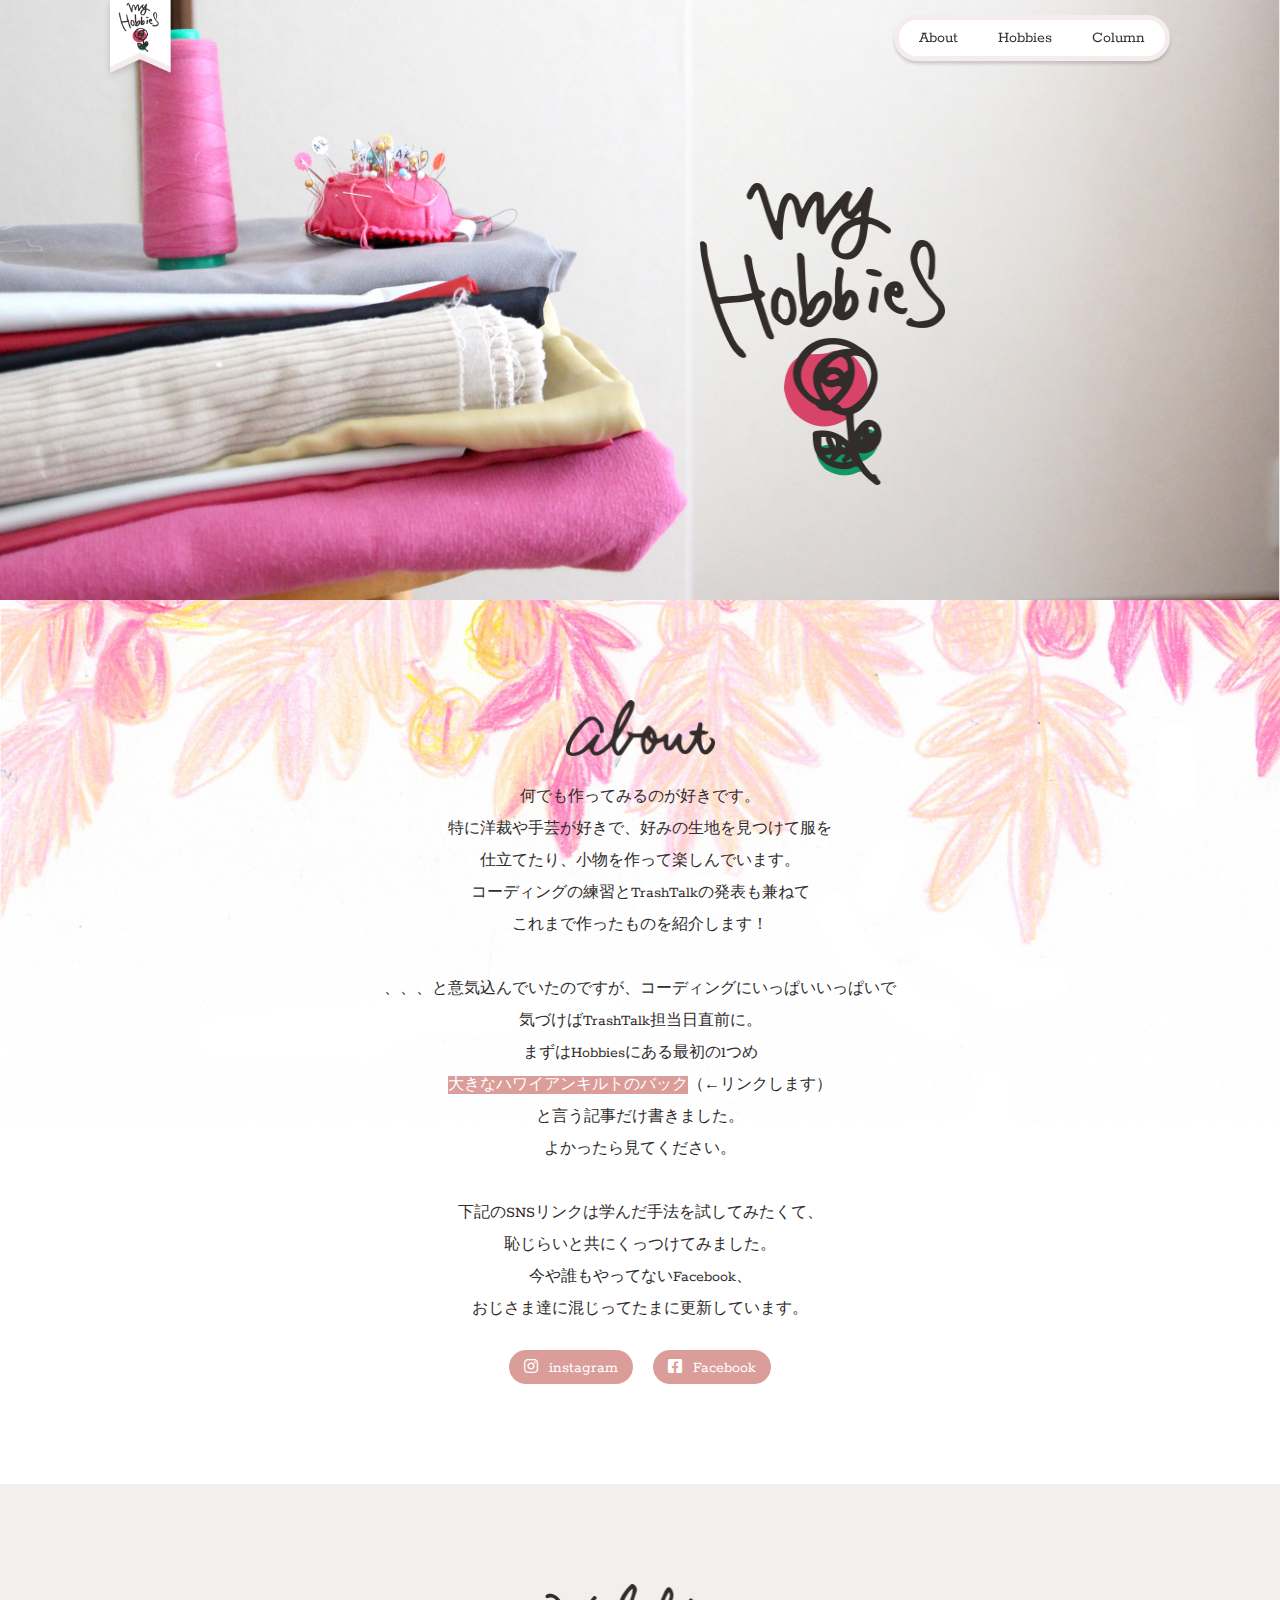
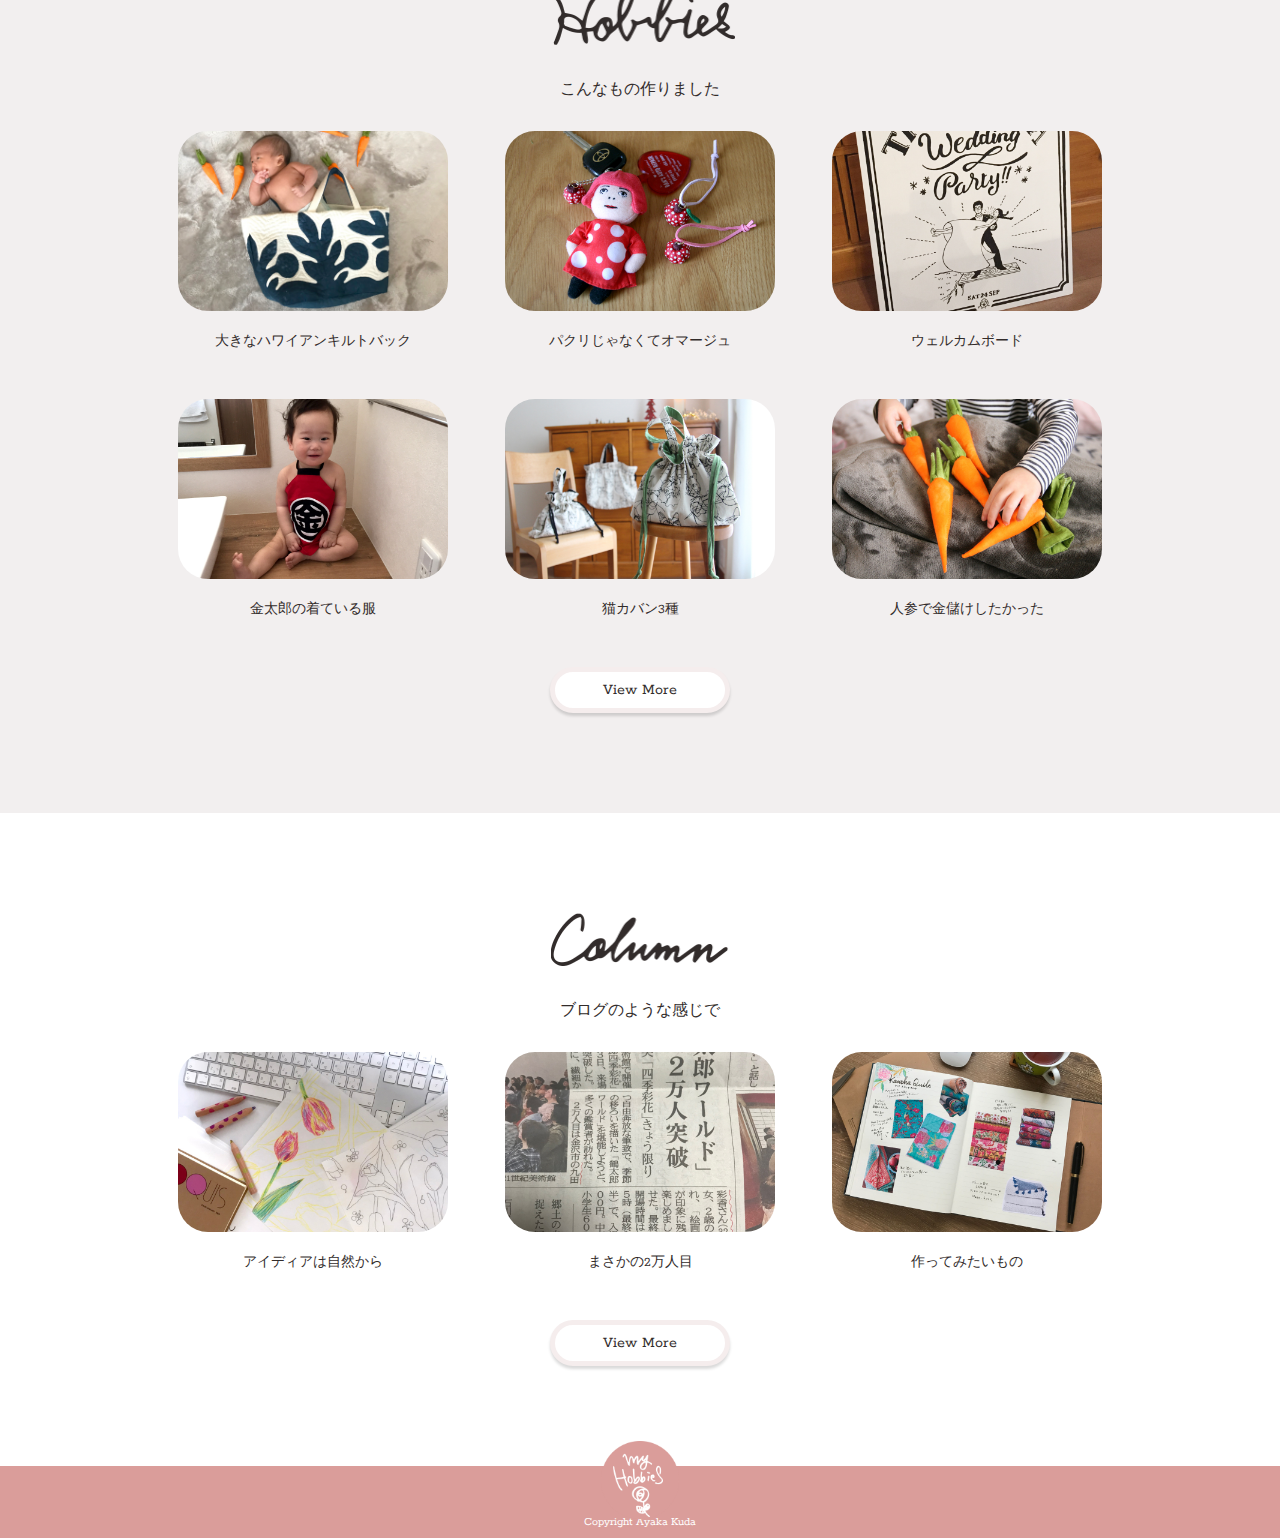
<file: index.html>
<!DOCTYPE html>
<html lang="jp">
<head>
    <meta charset="UTF-8">
    <meta http-equiv="X-UA-Compatible" content="IE=edge">
    <meta name="viewport" content="width=device-width, initial-scale=1.0">
    <link rel="stylesheet" href="./assets/css/reset.css">
    <link rel="stylesheet" href="./assets/css/stylesheet.css">
    <link rel="stylesheet" href="https://use.fontawesome.com/releases/v5.6.3/css/all.css">
    <link rel="stylesheet" href="./assets/css/responsive.css">
    <link rel="preconnect" href="https://fonts.gstatic.com">
    <link href="https://fonts.googleapis.com/css2?family=Noto+Sans+JP:wght@300&family=Rokkitt&display=swap" rel="stylesheet">
    <title>My Hobbies</title>
</head>
<body>
   <header>
       <a href="#"><img class="header-logo" src="./assets/images/common/logo-tag.png"></a>
       <nav class="nav-menu">
           <ul class="menu">
                <li class="menu-item"><a class="menu-link" href="#about">About</a></li>
                <li class="menu-item"><a class="menu-link" href="./hobbies/hobbies-list.html">Hobbies</a></li>
                <li class="menu-item"><a class="menu-link" href="./column/column-list.html">Column</a></li>
           </ul>
       </nav>
       <a href="#" class="menu-icon">
        <i class="fas fa-bars"></i>
       </a>
   </header>

   <div class="top-wrapper">
       <div class="container-mv">
           <img class="big-logo" src="./assets/images/common/logo.png">
       </div>
   </div>
   
   <div id="about" class="about-wrapper">
        <div class="container">
            <img class="title-about" src="./assets/images/common/about.png">
            <div class="sub-catch">
                <p>何でも作ってみるのが好きです。<br>
                    特に洋裁や手芸が好きで、好みの生地を見つけて服を<br>
                    仕立てたり、小物を作って楽しんでいます。<br>
                    コーディングの練習とTrashTalkの発表も兼ねて<br>
                    これまで作ったものを紹介します！<br>
                    <br>
                    、、、と意気込んでいたのですが、コーディングにいっぱいいっぱいで<br>
                    気づけばTrashTalk担当日直前に。<br>
                    まずはHobbiesにある最初の1つめ<br>
                    <a href="./hobbies/article-hawaiianquilt.html" >大きなハワイアンキルトのバック</a>（←リンクします）<br>
                    と言う記事だけ書きました。<br>
                    よかったら見てください。<br>
                    <br>
                    下記のSNSリンクは学んだ手法を試してみたくて、<br>
                    恥じらいと共にくっつけてみました。<br>
                    今や誰もやってないFacebook、<br>
                    おじさま達に混じってたまに更新しています。<br>
                </p>
            </div>
            <div class="btn-wrapper">
                <a href="https://www.instagram.com/ayakakuda/" target=”_blank” class="sns-btn instagram"><span class="fab fa-instagram"></span>instagram</a>
                <a href="https://www.facebook.com/ayaka.kuda" target=”_blank” class="sns-btn facebook"><span class="fab fa-facebook-square"></span>Facebook</a>
            </div>
        </div>
    </div>

    <div class="hobbies-wrapper-index">
        <div class="category-title-large">
            <div class="title-hobbies-large">
                <img class="title-hobbies-large" src="./assets/images/common/hobbies.png">
            </div>
            <div class="sub-catch">
                こんなもの作りました
            </div>
        </div>
        <ul class="contents-posts">
            <li class="content-post">
                <a href="./hobbies/article-hawaiianquilt.html"> 
                    <img class="post-icon-image" src="./assets/images/img-hobbies/quilt-bag.jpg">
                    <p>大きなハワイアンキルトバック</p>
                </a>
            </li>
            <li class="content-post">
                <a href="#"> 
                    <img class="post-icon-image" src="./assets/images/img-hobbies/yayoi-kusama.jpg">
                    <p>パクリじゃなくてオマージュ</p>
                </a>
            </li>
            <li class="content-post">
                <a href="#"> 
                    <img class="post-icon-image" src="./assets/images/img-hobbies/wellcomeboard.jpg">
                    <p>ウェルカムボード</p>
                </a>
            </li>
            <li class="content-post">
                <a href="#"> 
                    <img class="post-icon-image" src="./assets/images/img-hobbies/kintao.jpg">
                    <p>金太郎の着ている服</p>
                </a>
            </li>
            <li class="content-post">
                <a href="#"> 
                    <img class="post-icon-image" src="./assets/images/img-hobbies/catbags.jpg">
                    <p>猫カバン3種</p>
                </a>
            </li>
            <li class="content-post">
                <a href="#"> 
                    <img class="post-icon-image" src="./assets/images/img-hobbies/ninjin.jpg">
                    <p>人参で金儲けしたかった</p>
                </a>
            </li>
        </ul>
        <div class="more-btn">
            <a href="./hobbies/hobbies-list.html">View More</a>
        </div>
    </div>

    <div class="column-wrapper">
        <div class="category-title">
            <div class="title-column">
                <img class="title-column-index" src="./assets/images/common/column.png">
            </div>
            <div class="sub-catch">ブログのような感じで</div>
        </div>
        <ul class="contents-posts">
            <li class="content-post">
                <a href="#"> 
                    <img class="post-icon-image" src="./assets/images/img-column/ideas-come-from-nature.jpg">
                    <p>アイディアは自然から</p>
                </a>
            </li>
            <li class="content-post">
                <a href="#"> 
                    <img class="post-icon-image" src="./assets/images/img-column/20000people.jpg">
                    <p>まさかの2万人目</p>
                </a>
            </li>
            <li class="content-post">
                <a href="#"> 
                    <img class="post-icon-image" src="./assets/images/img-column/want1.jpg">
                    <p>作ってみたいもの</p>
                </a>
            </li>
        </ul>
        <div class="more-btn">
            <a href="./column/column-list.html">View More</a>
        </div>
    </div>

    <footer>
        <div class="container-footer">
            <img class="footer-logo" src="./assets/images/common/footer-logo.png">
            <p>Copyright Ayaka Kuda</p>
        </div>
    </footer>

</body>
</html>
</file>
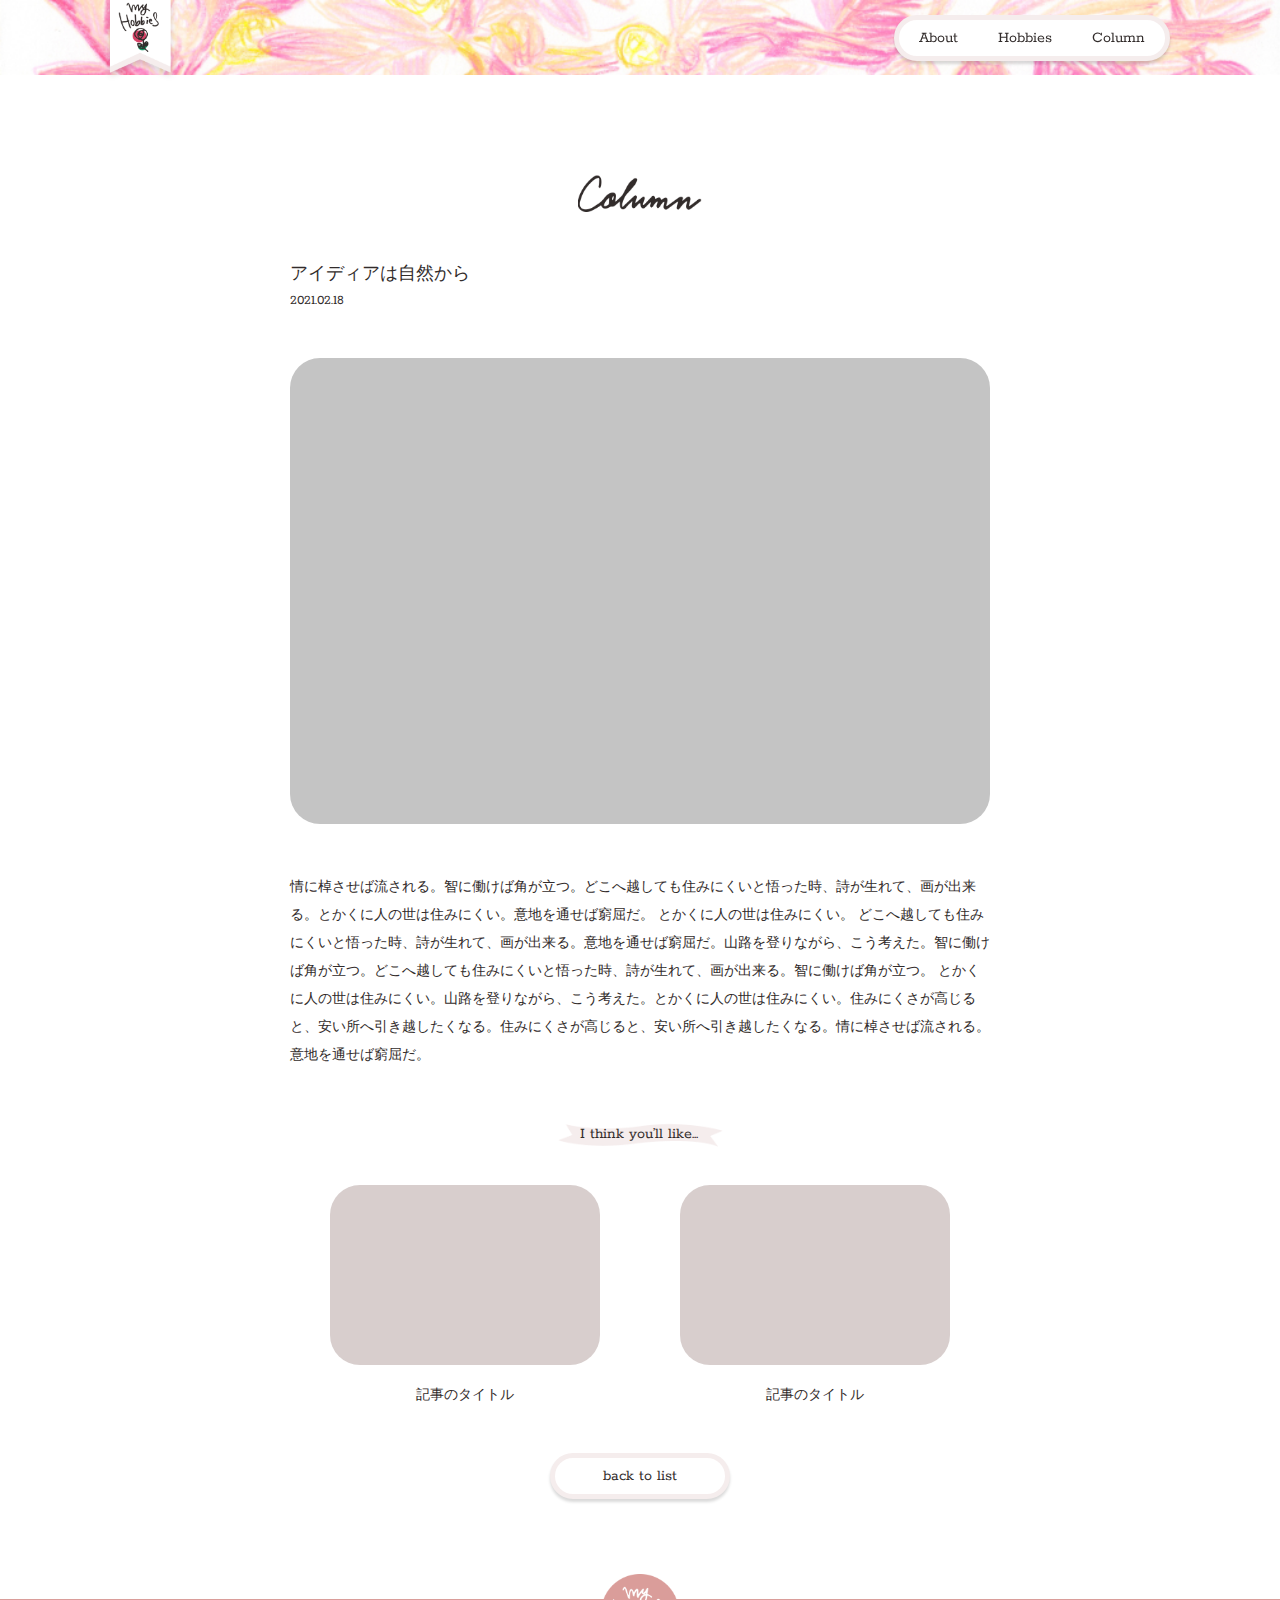
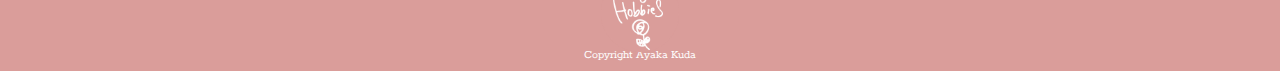
<file: column/column-20210218.html>
<!DOCTYPE html>
<html lang="JP">
<head>
    <meta charset="UTF-8">
    <meta http-equiv="X-UA-Compatible" content="IE=edge">
    <meta name="viewport" content="width=device-width, initial-scale=1.0">
    <link rel="stylesheet" href="..//assets/css/reset.css">
    <link rel="stylesheet" href="..//assets/css/stylesheet.css">
    <link rel="stylesheet" href="https://use.fontawesome.com/releases/v5.6.3/css/all.css">
    <link rel="stylesheet" href="../assets/css/responsive.css">
    <link rel="preconnect" href="https://fonts.gstatic.com">
    <link href="https://fonts.googleapis.com/css2?family=Noto+Sans+JP:wght@300&family=Rokkitt&display=swap" rel="stylesheet">
    <title>My Hobbies / キャシー中島is GOD</title>
</head>
<body>
    <header>
        <a href="../index.html"><img class="header-logo" src="../assets/images/common/logo-tag.png"></a>
        <nav class="nav-menu">
            <ul class="menu">
                 <li class="menu-item"><a class="menu-link"  href="../index.html#about">About</a></li>
                 <li class="menu-item"><a class="menu-link" href="../hobbies/hobbies-list.html">Hobbies</a></li>
                 <li class="menu-item"><a class="menu-link" href="./column-list.html">Column</a></li>
            </ul>
        </nav>
        <a href="#" class="menu-icon">
            <i class="fas fa-bars"></i>
        </a>
    </header>

    <div class="contents-top-image"></div>

    <div class="column-wrapper">
        <div class="category-title-small">
            <div class="title-hobbies-small">
                <img class="title-hobbies-small" src="../assets/images/common/column.png">
            </div>
        </div>
        <div class="details-contents">
            <div class="column-title">
                <h2>アイディアは自然から</h2>
                <p>2021.02.18</p>
            </div>
            <img class="details-contents-image" src="../assets/images/img-hobbies/dummy.jpg">
            <p>情に棹させば流される。智に働けば角が立つ。どこへ越しても住みにくいと悟った時、詩が生れて、画が出来る。とかくに人の世は住みにくい。意地を通せば窮屈だ。 
                とかくに人の世は住みにくい。
                どこへ越しても住みにくいと悟った時、詩が生れて、画が出来る。意地を通せば窮屈だ。山路を登りながら、こう考えた。智に働けば角が立つ。どこへ越しても住みにくいと悟った時、詩が生れて、画が出来る。智に働けば角が立つ。 
                とかくに人の世は住みにくい。山路を登りながら、こう考えた。とかくに人の世は住みにくい。住みにくさが高じると、安い所へ引き越したくなる。住みにくさが高じると、安い所へ引き越したくなる。情に棹させば流される。 
                意地を通せば窮屈だ。</p>
        </div>
        <div class="proposal-wrapper">
            <div class="proposal-title">
                <img src="../assets/images/common/ribbon.png">
                <p>I think you’ll like...</p>
            </div>
            <ul class="proposal-list">
                <li class="content-post">
                    <a href="#"> 
                        <img class="post-icon-image" src="../assets/images/common/icon-image-dummy.jpg">
                        <p>記事のタイトル</p>
                    </a>
                </li>
                <li class="content-post">
                    <a href="#"> 
                        <img class="post-icon-image" src="../assets/images/common/icon-image-dummy.jpg">
                        <p>記事のタイトル</p>
                    </a>
                </li>
            </ul>
        </div>
        <div class="more-btn">
            <a href="./column-20210218.html">back to list</a>
        </div>
    </div>

    <footer>
        <div class="container-footer">
            <img class="footer-logo" src="../assets/images/common/footer-logo.png">
            <p>Copyright Ayaka Kuda</p>
        </div>
    </footer>
</body>
</html>
</file>
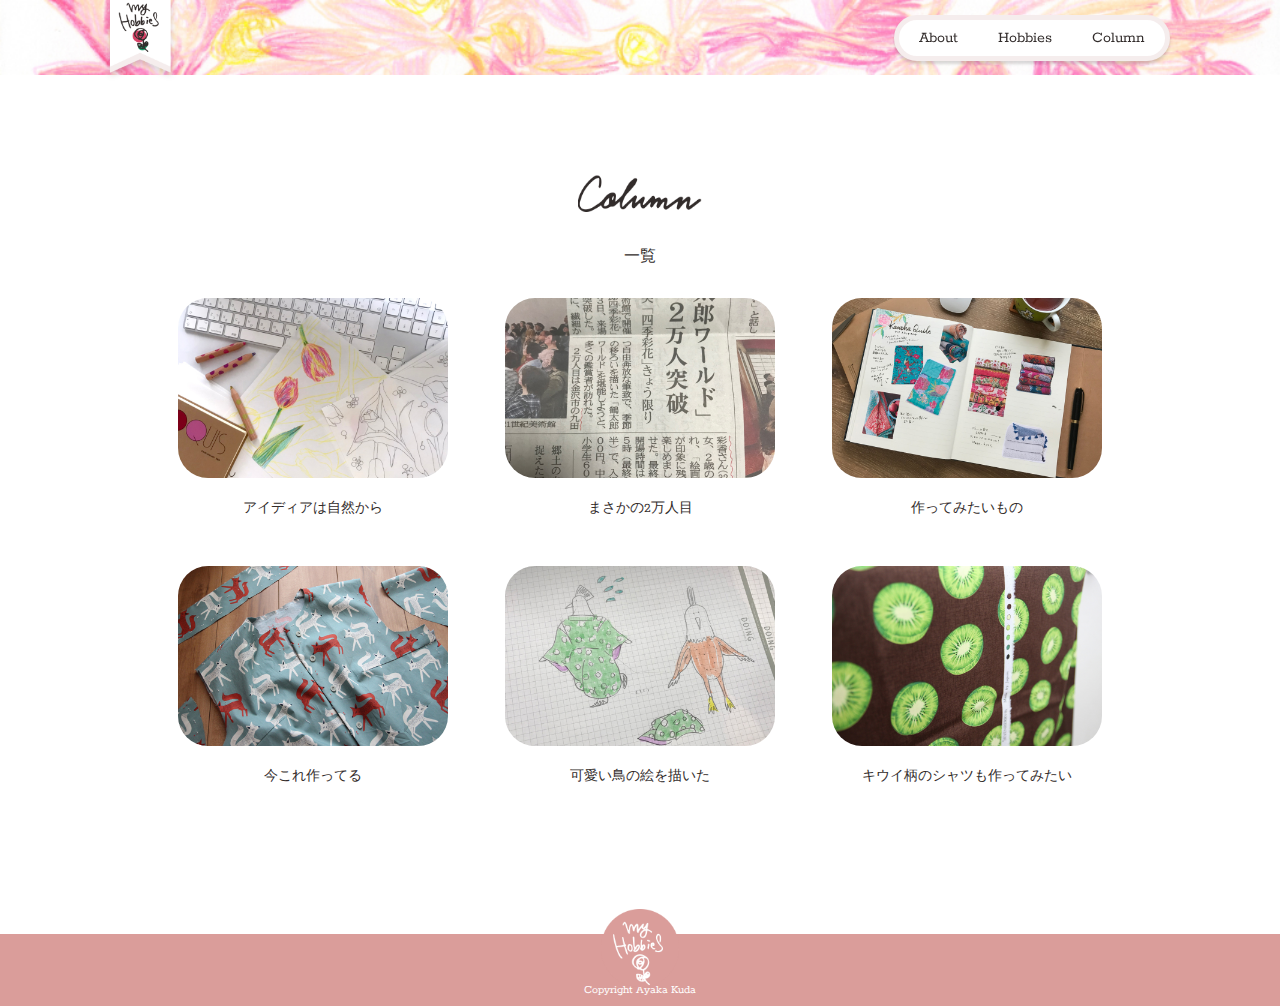
<file: column/column-list.html>
<!DOCTYPE html>
<html lang="JP">
<head>
    <meta charset="UTF-8">
    <meta http-equiv="X-UA-Compatible" content="IE=edge">
    <meta name="viewport" content="width=device-width, initial-scale=1.0">
    <link rel="stylesheet" href="..//assets/css/reset.css">
    <link rel="stylesheet" href="..//assets/css/stylesheet.css">
    <link rel="stylesheet" href="https://use.fontawesome.com/releases/v5.6.3/css/all.css">
    <link rel="stylesheet" href="..//assets/css/responsive.css">
    <link rel="preconnect" href="https://fonts.gstatic.com">
    <link href="https://fonts.googleapis.com/css2?family=Noto+Sans+JP:wght@300&family=Rokkitt&display=swap" rel="stylesheet">
    <title>My Hobbies</title>
</head>
<body>
    <header>
        <a href="../index.html"><img class="header-logo" src="../assets/images/common/logo-tag.png"></a>
        <nav class="nav-menu">
            <ul class="menu">
                 <li class="menu-item"><a class="menu-link"  href="../index.html#about">About</a></li>
                 <li class="menu-item"><a class="menu-link" href="../hobbies/hobbies-list.html">Hobbies</a></li>
                 <li class="menu-item"><a class="menu-link" href="./column-list.html">Column</a></li>
            </ul>
        </nav>
        <a href="#" class="menu-icon">
            <i class="fas fa-bars"></i>
        </a>
    </header>

    <div class="contents-top-image"></div>

    <div class="column-wrapper">
        <div class="category-title-small">
            <div class="title-column-small">
                <img class="title-column-small" src="../assets/images/common/column.png">
            </div>
            <div class="sub-catch">一覧</div>
        </div>
        <ul class="contents-posts">
            <li class="content-post">
                <a href="#"> 
                    <img class="post-icon-image" src="../assets/images/img-column/ideas-come-from-nature.jpg">
                    <p>アイディアは自然から</p>
                </a>
            </li>
            <li class="content-post">
                <a href="#"> 
                    <img class="post-icon-image" src="../assets/images/img-column/20000people.jpg">
                    <p>まさかの2万人目</p>
                </a>
            </li>
            <li class="content-post">
                <a href="#"> 
                    <img class="post-icon-image" src="../assets/images/img-column/want1.jpg">
                    <p>作ってみたいもの</p>
                </a>
            </li>
            <li class="content-post">
                <a href="#"> 
                    <img class="post-icon-image" src="../assets/images/img-column/working-on.jpg">
                    <p>今これ作ってる</p>
                </a>
            </li>
            <li class="content-post">
                <a href="#"> 
                    <img class="post-icon-image" src="../assets/images/img-column/bird.jpg">
                    <p>可愛い鳥の絵を描いた</p>
                </a>
            </li>
            <li class="content-post">
                <a href="#"> 
                    <img class="post-icon-image" src="../assets/images/img-column/want2.jpg">
                    <p>キウイ柄のシャツも作ってみたい</p>
                </a>
            </li>
        </ul>
        
    </div>
    

    <footer>
        <div class="container-footer">
            <img class="footer-logo" src="../assets/images/common/footer-logo.png">
            <p>Copyright Ayaka Kuda</p>
        </div>
    </footer>
</body>
</html>
</file>
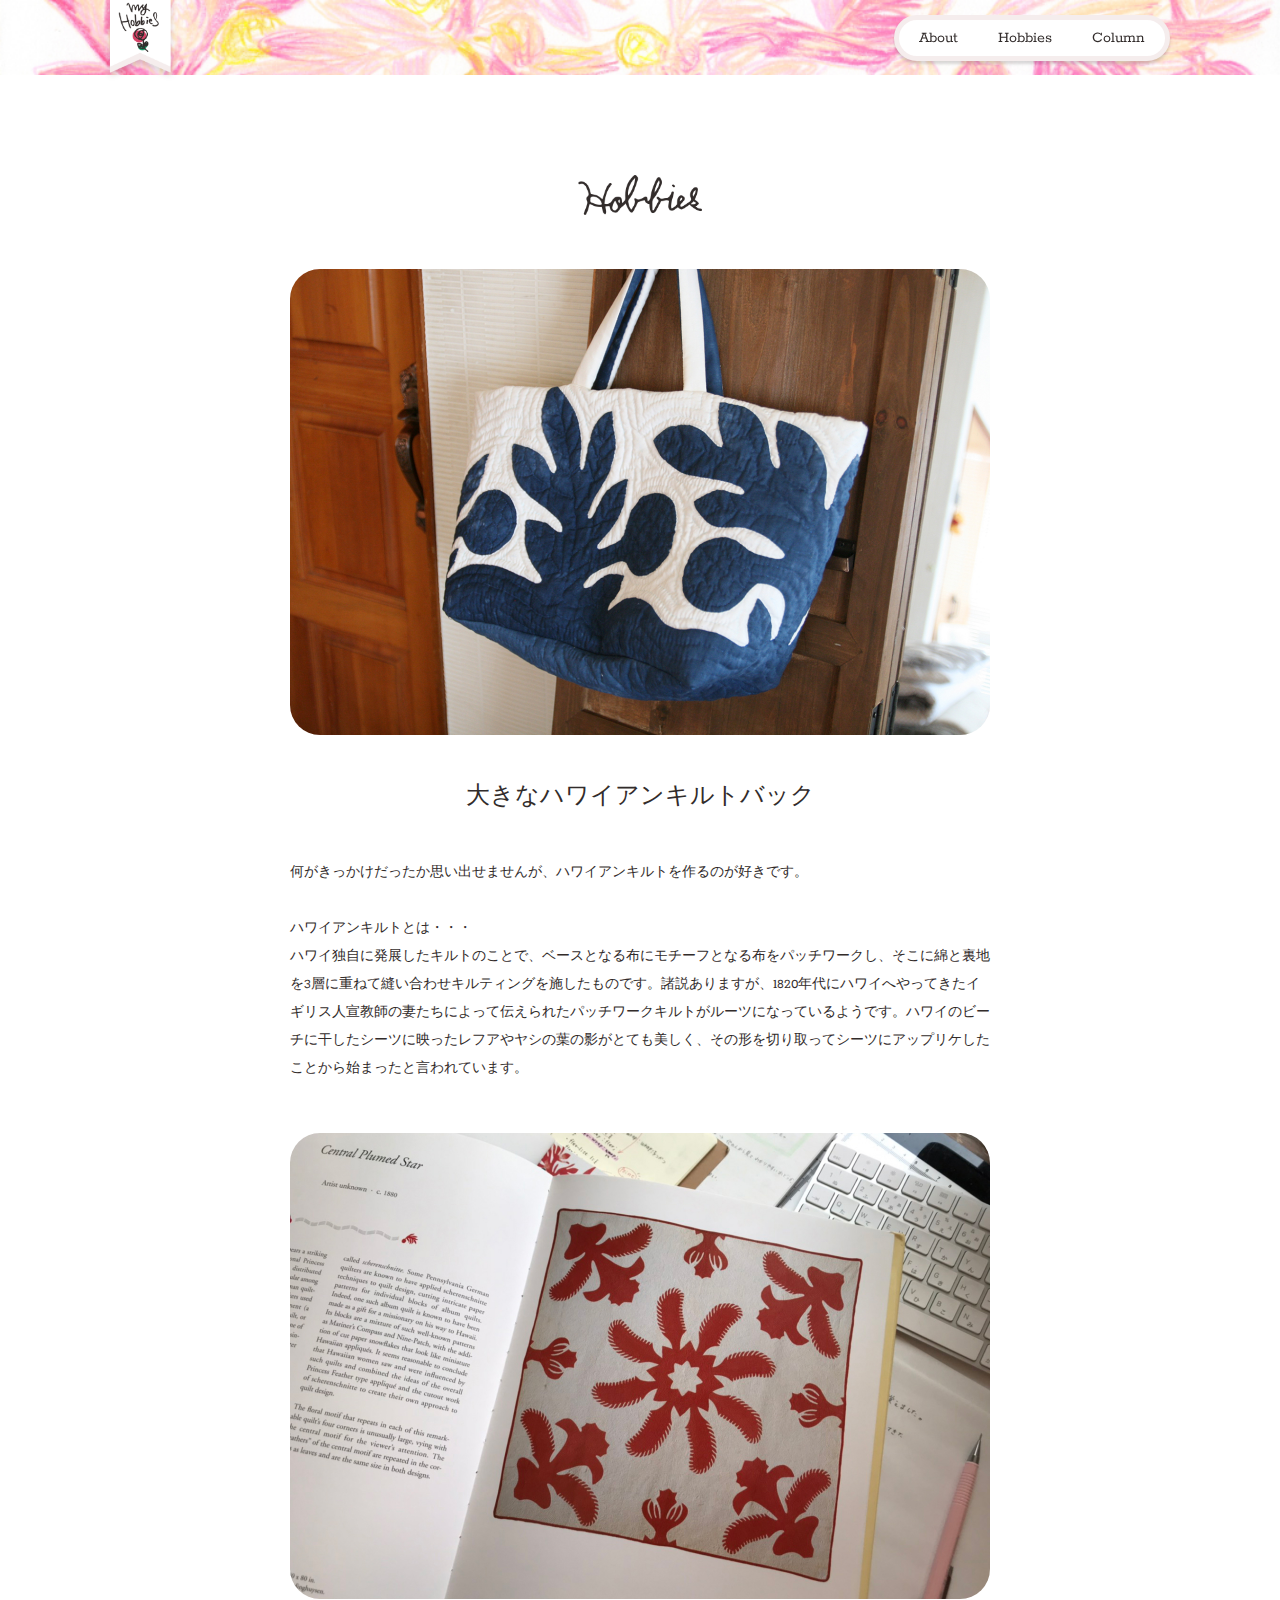
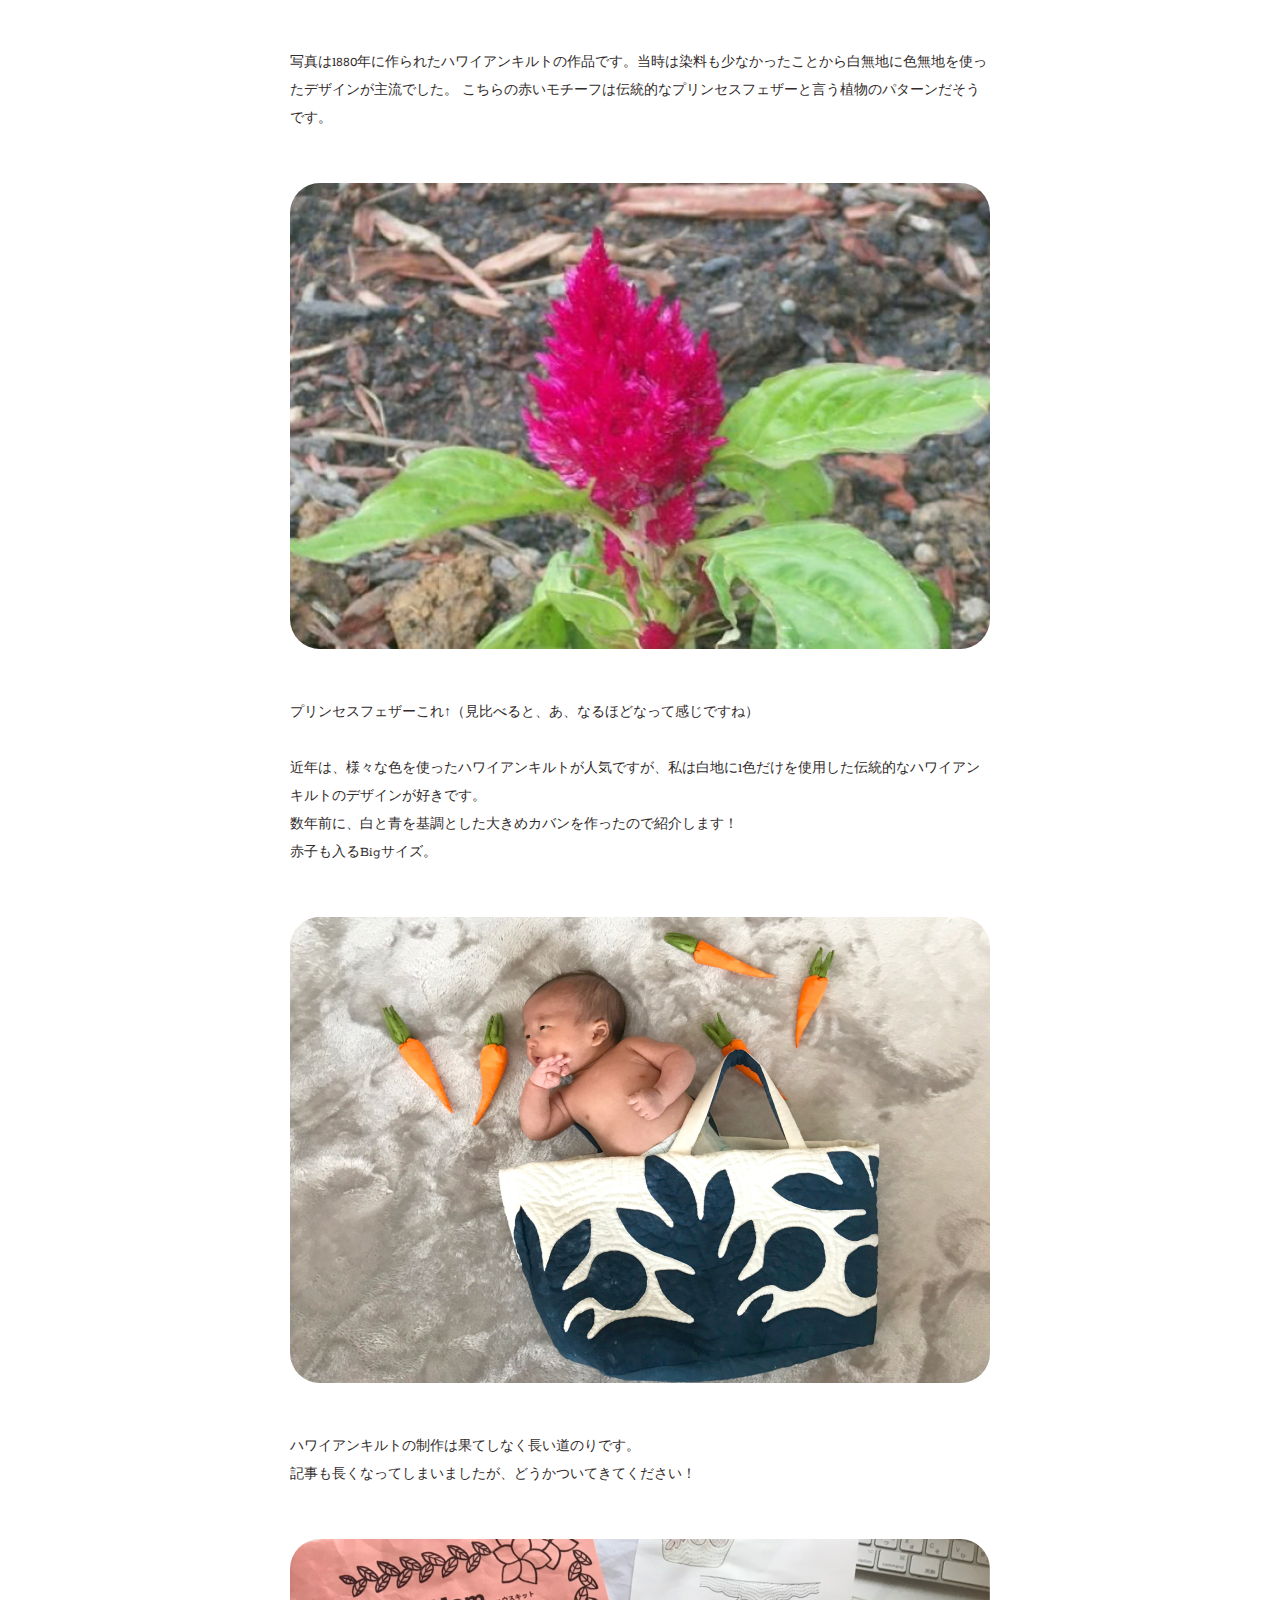
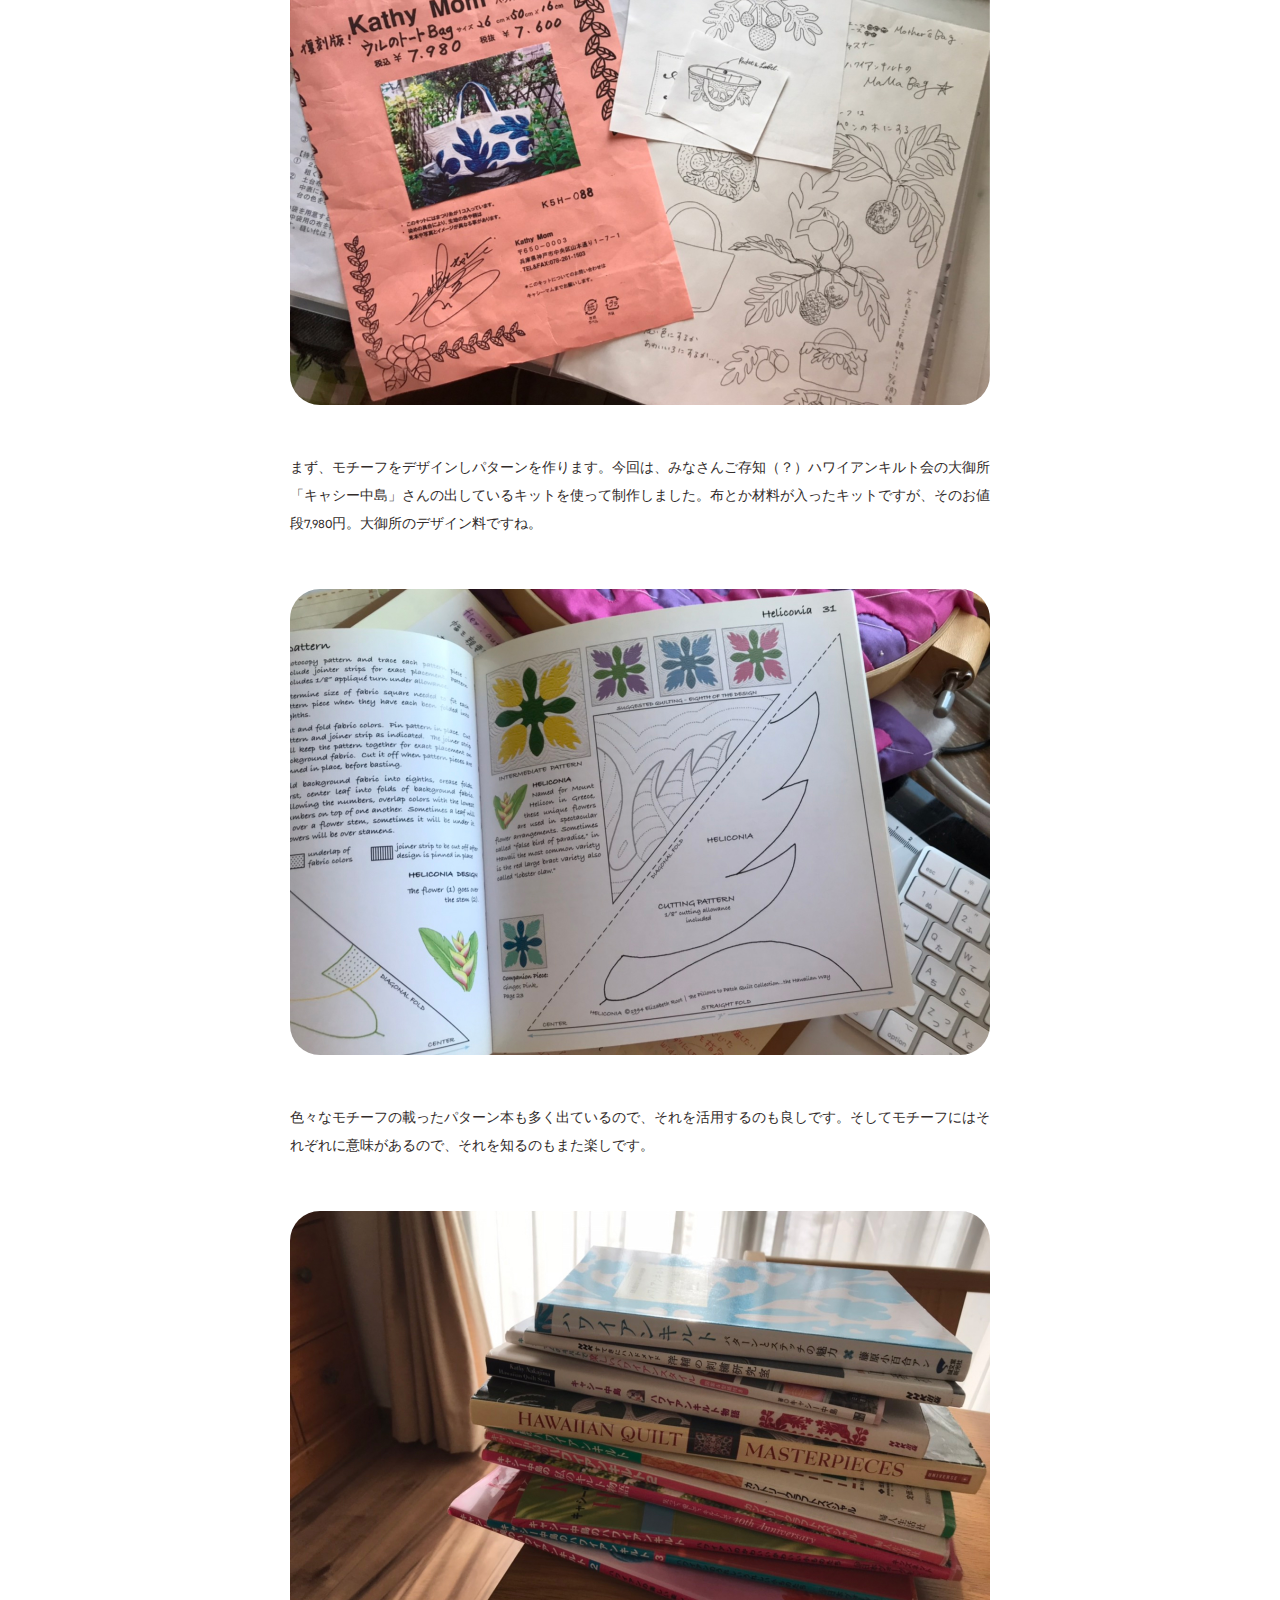
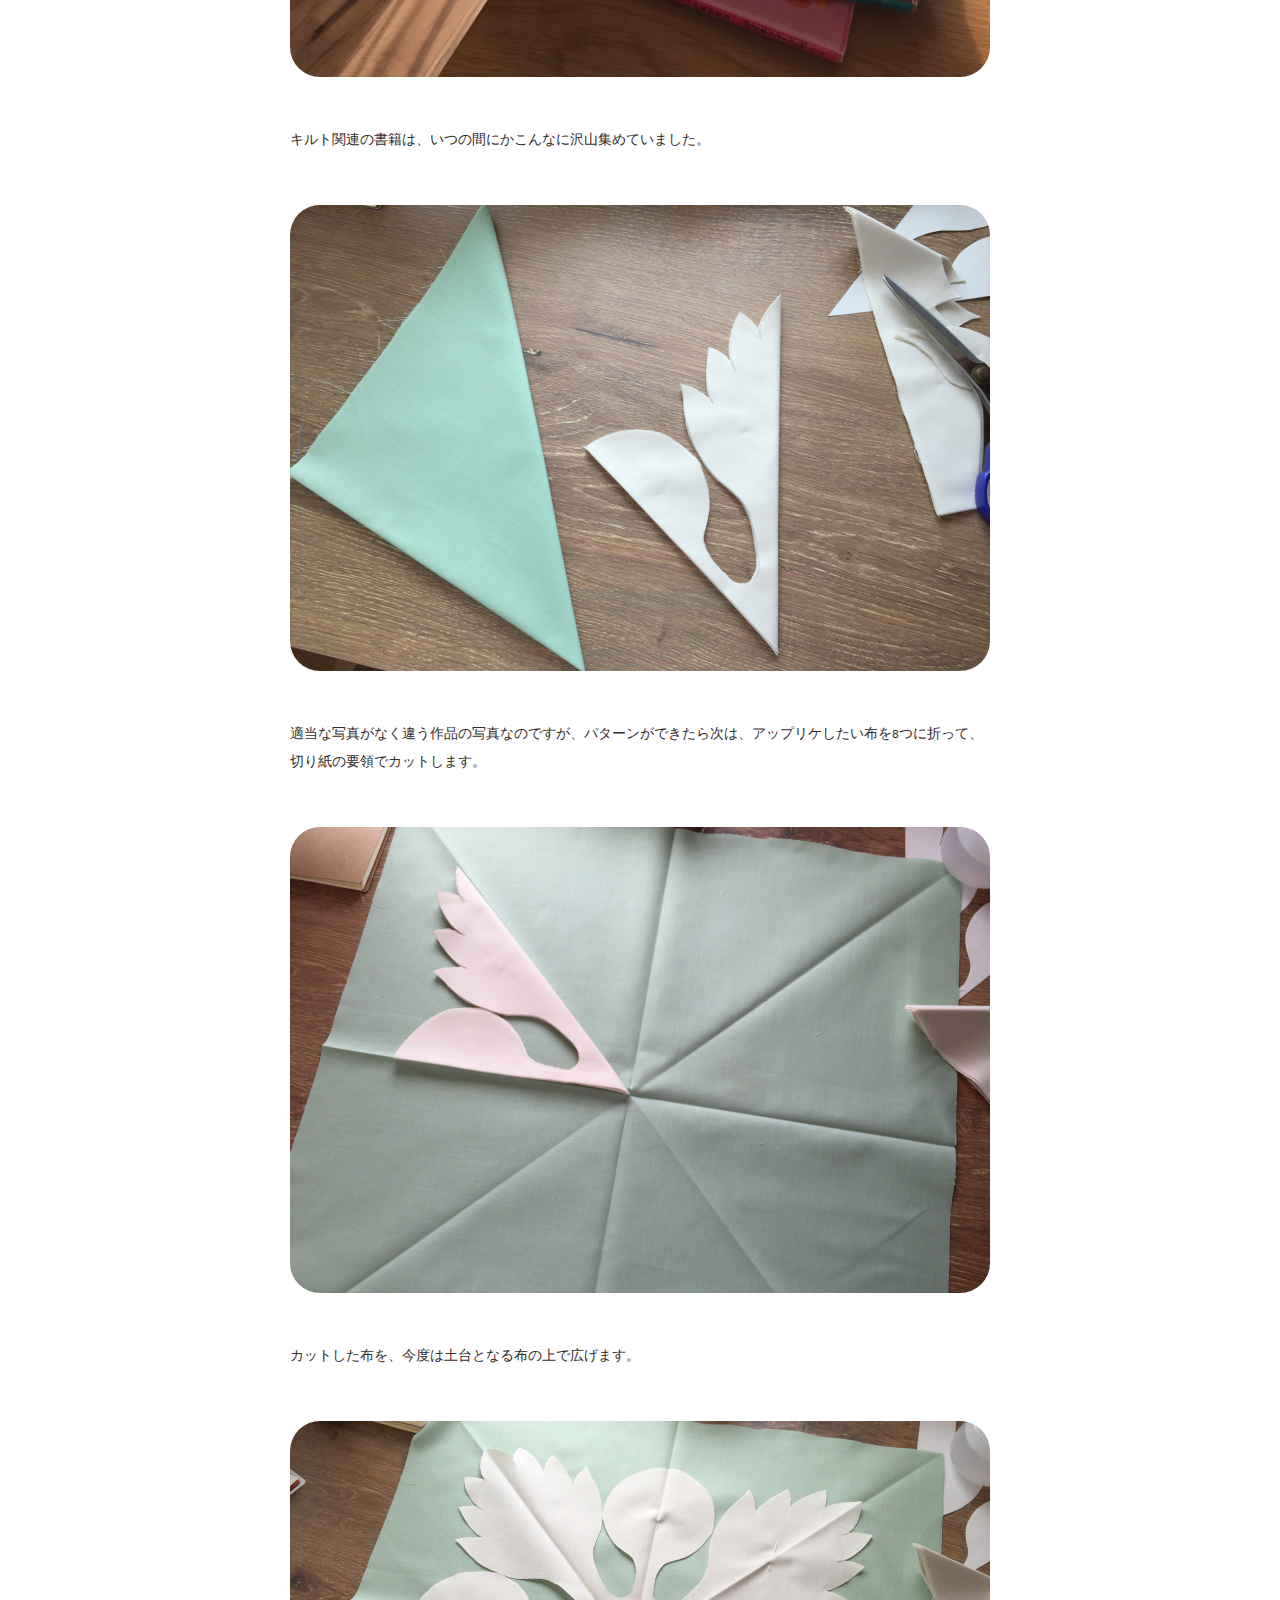
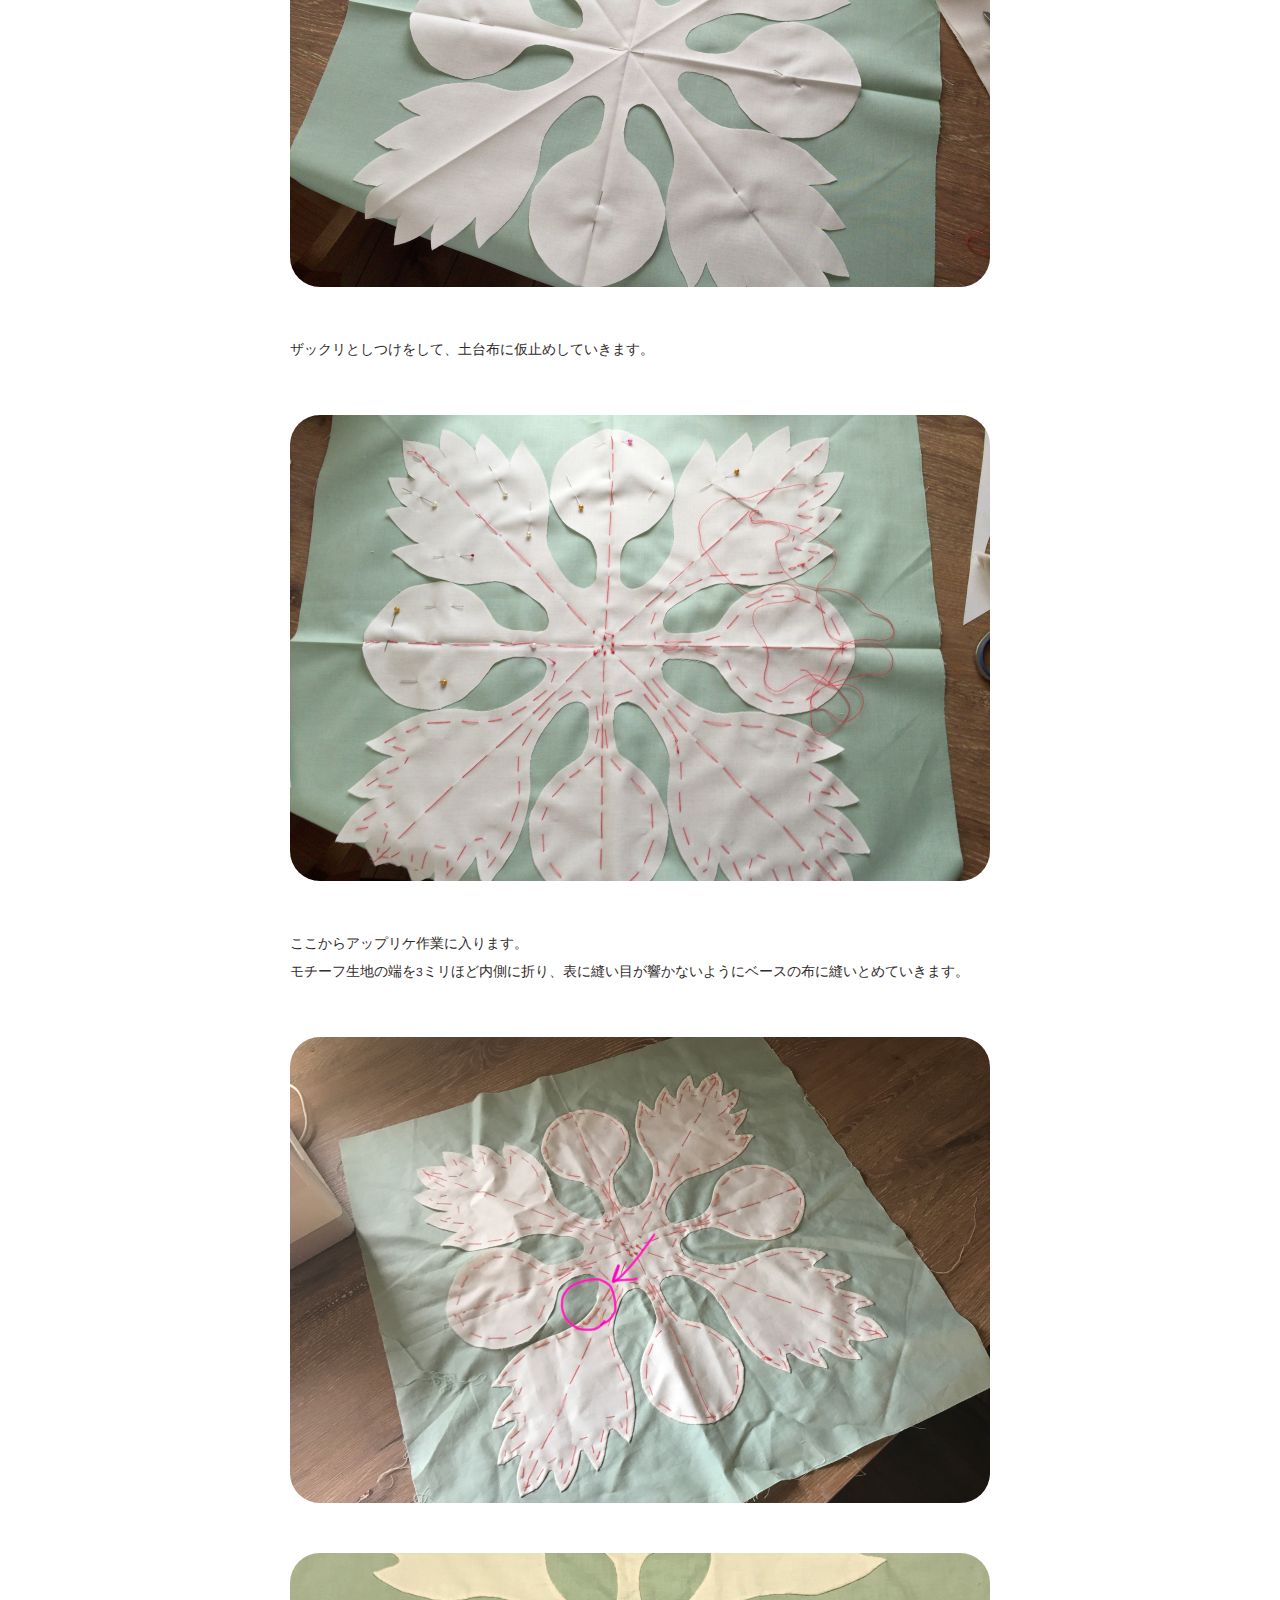
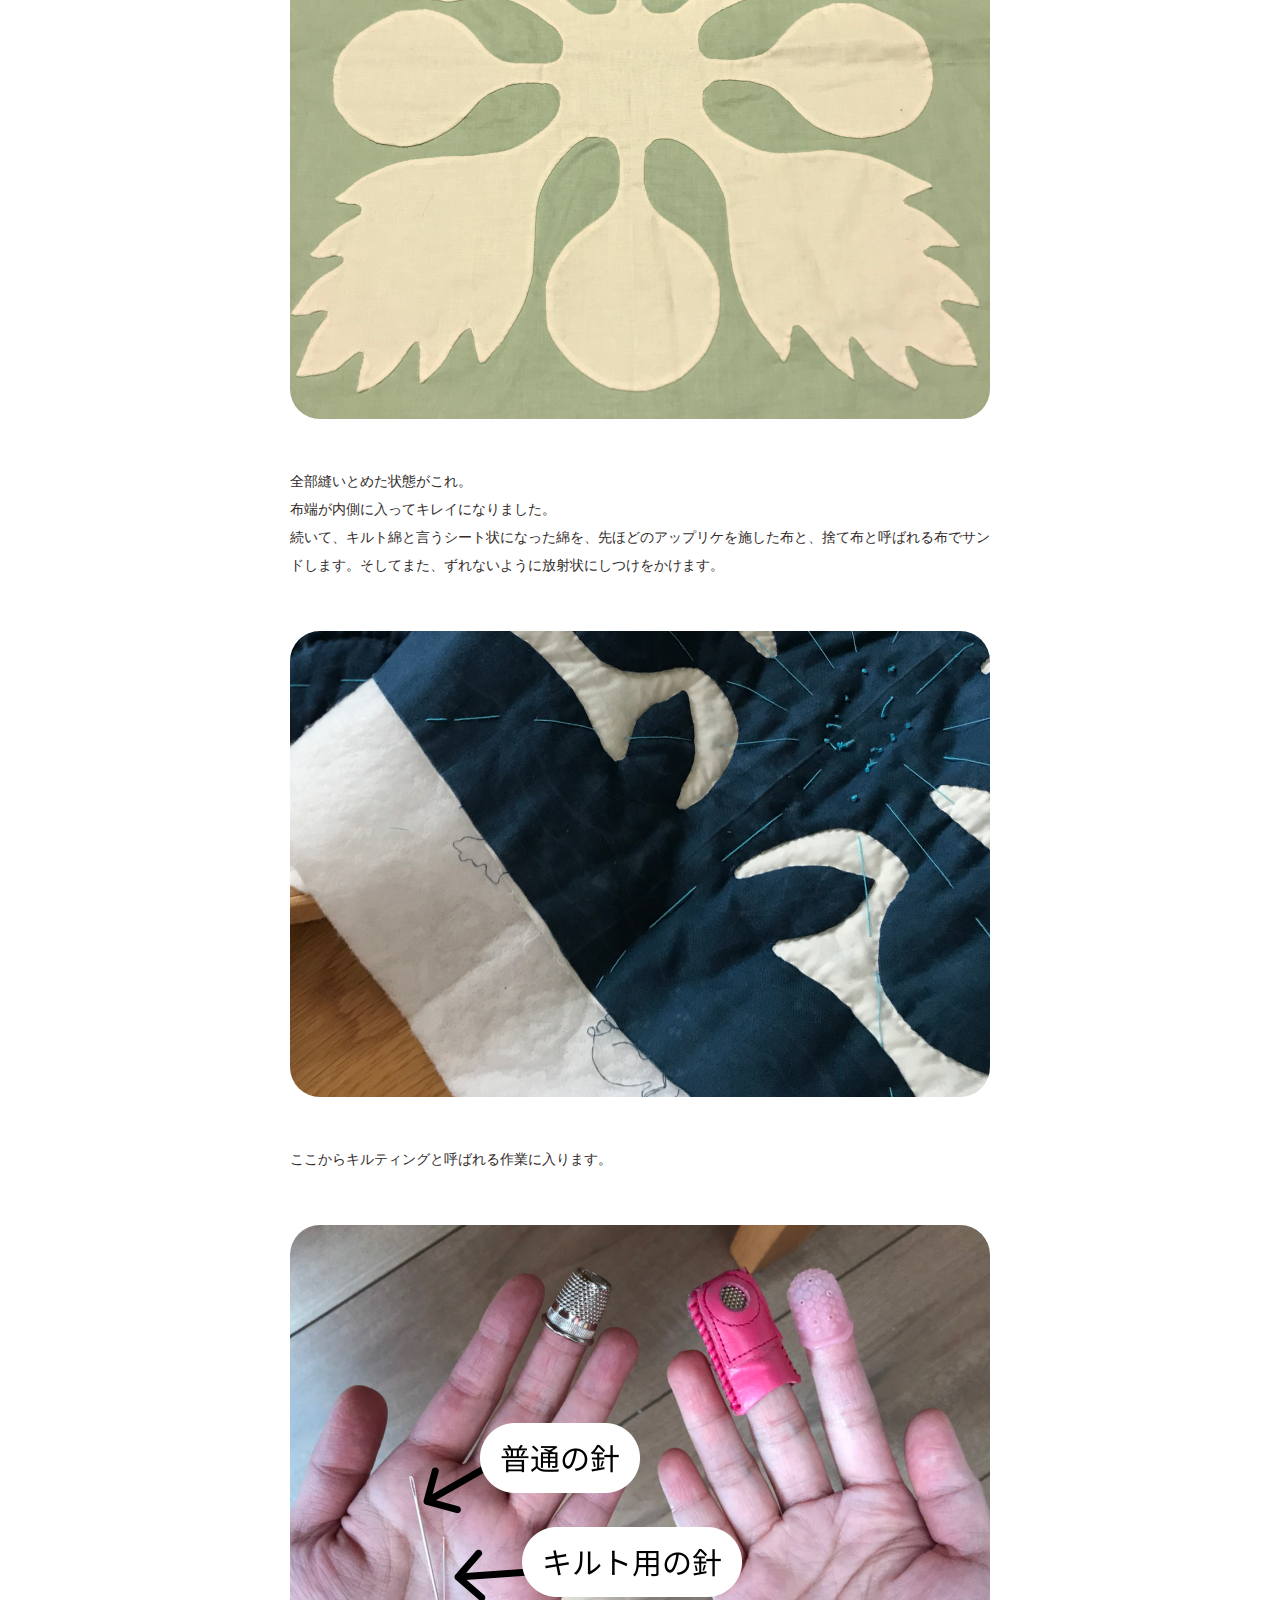
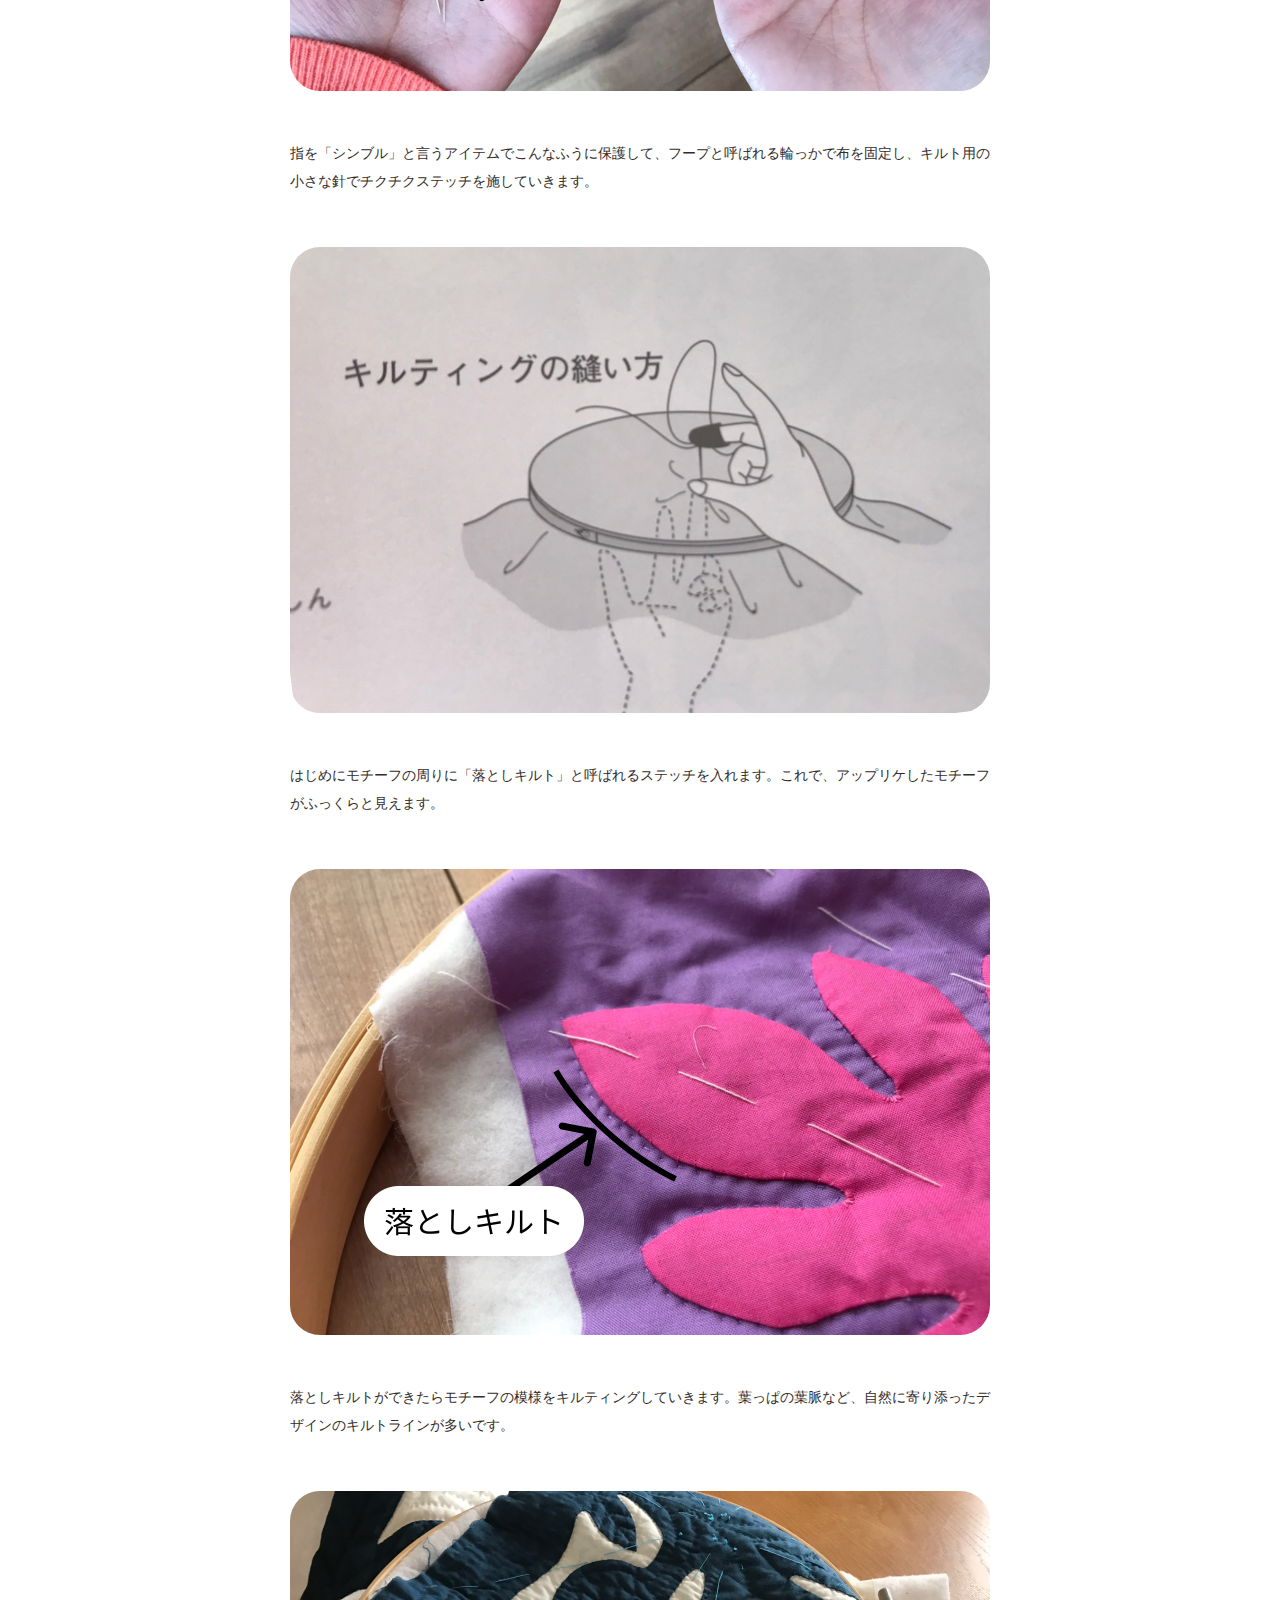
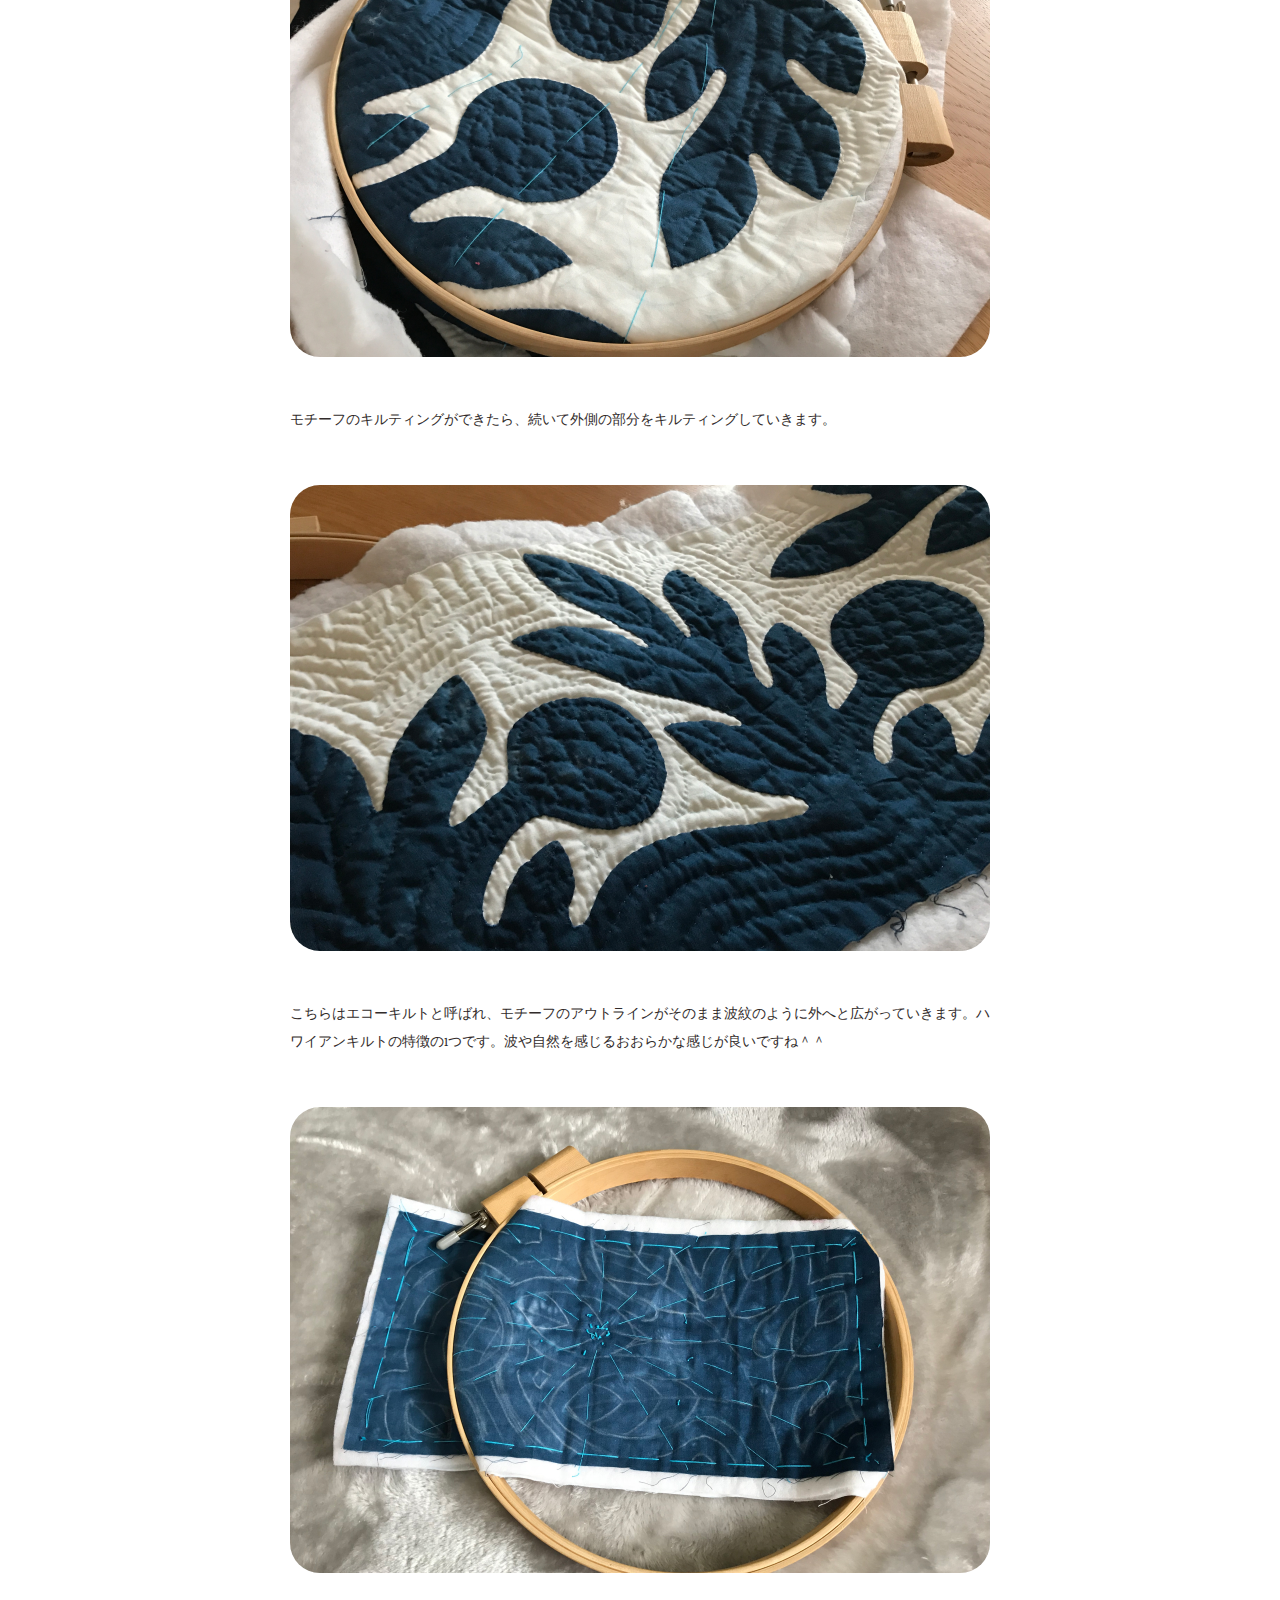
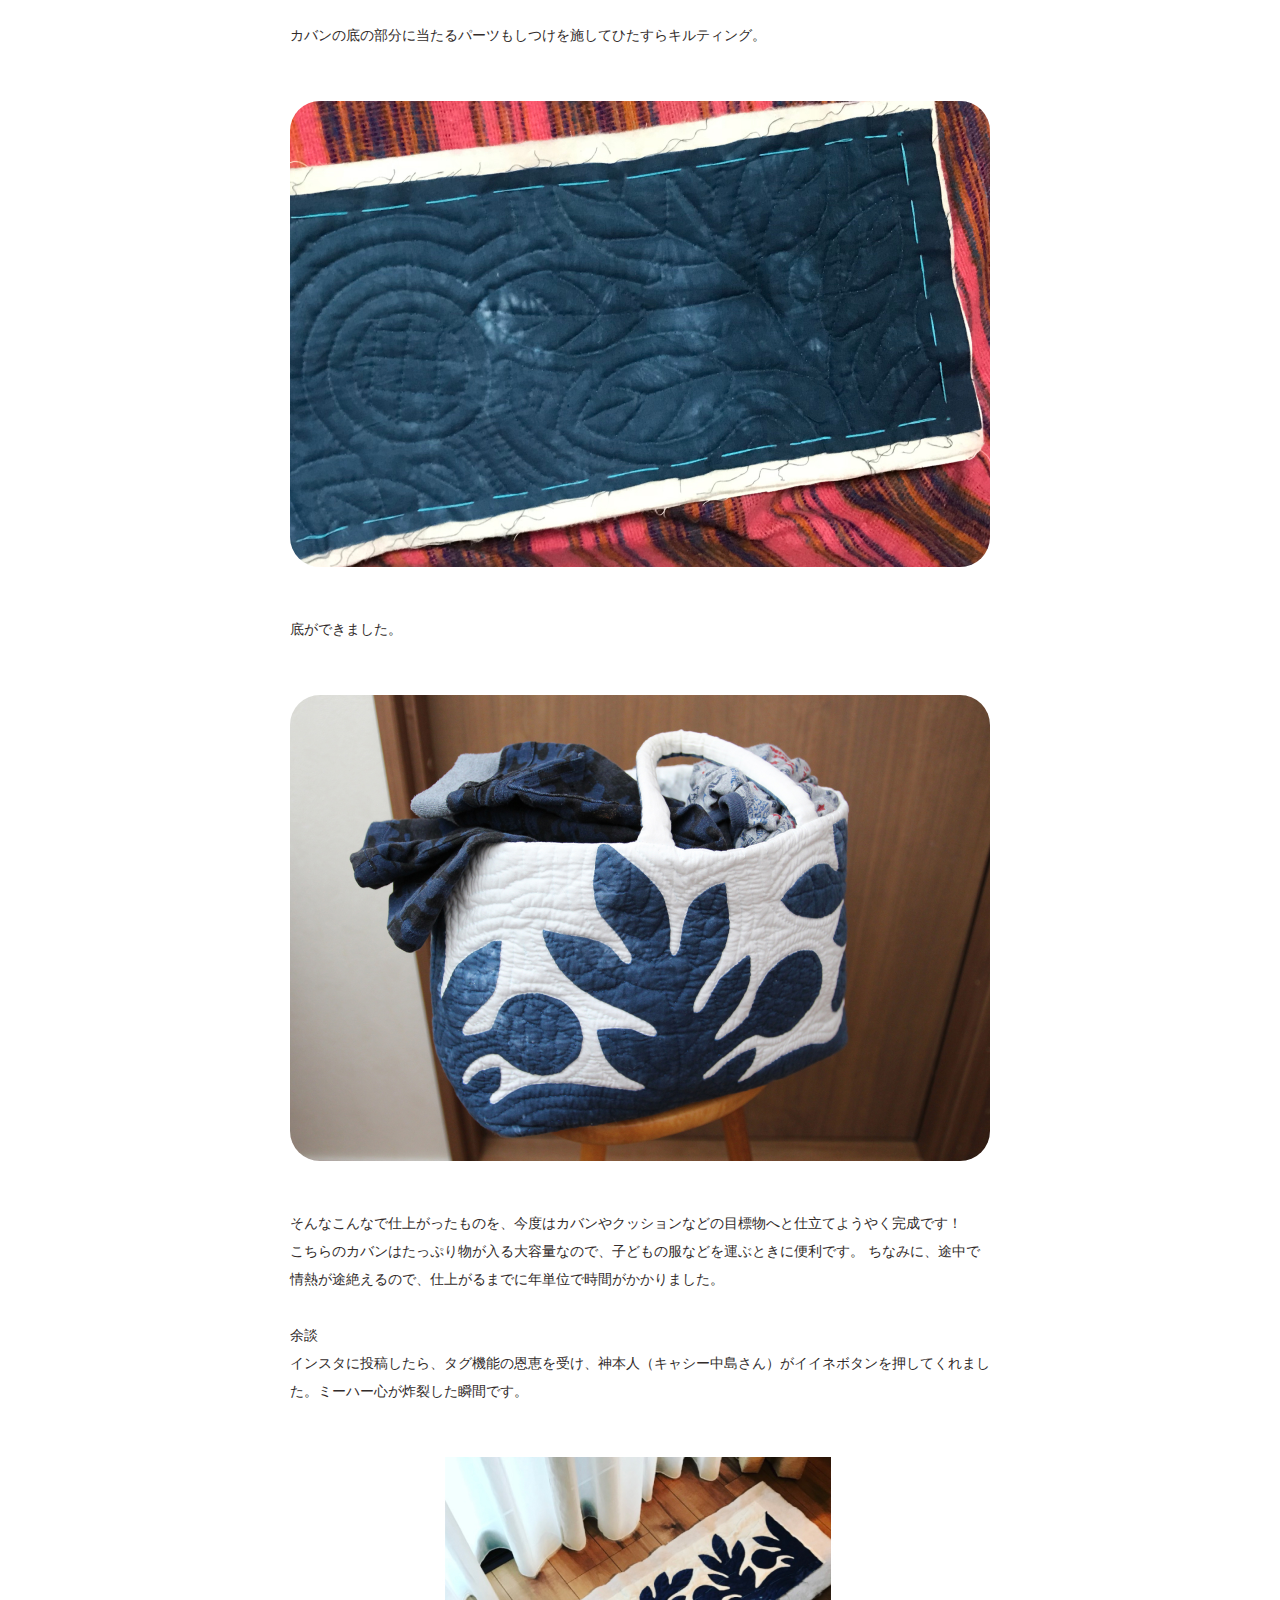
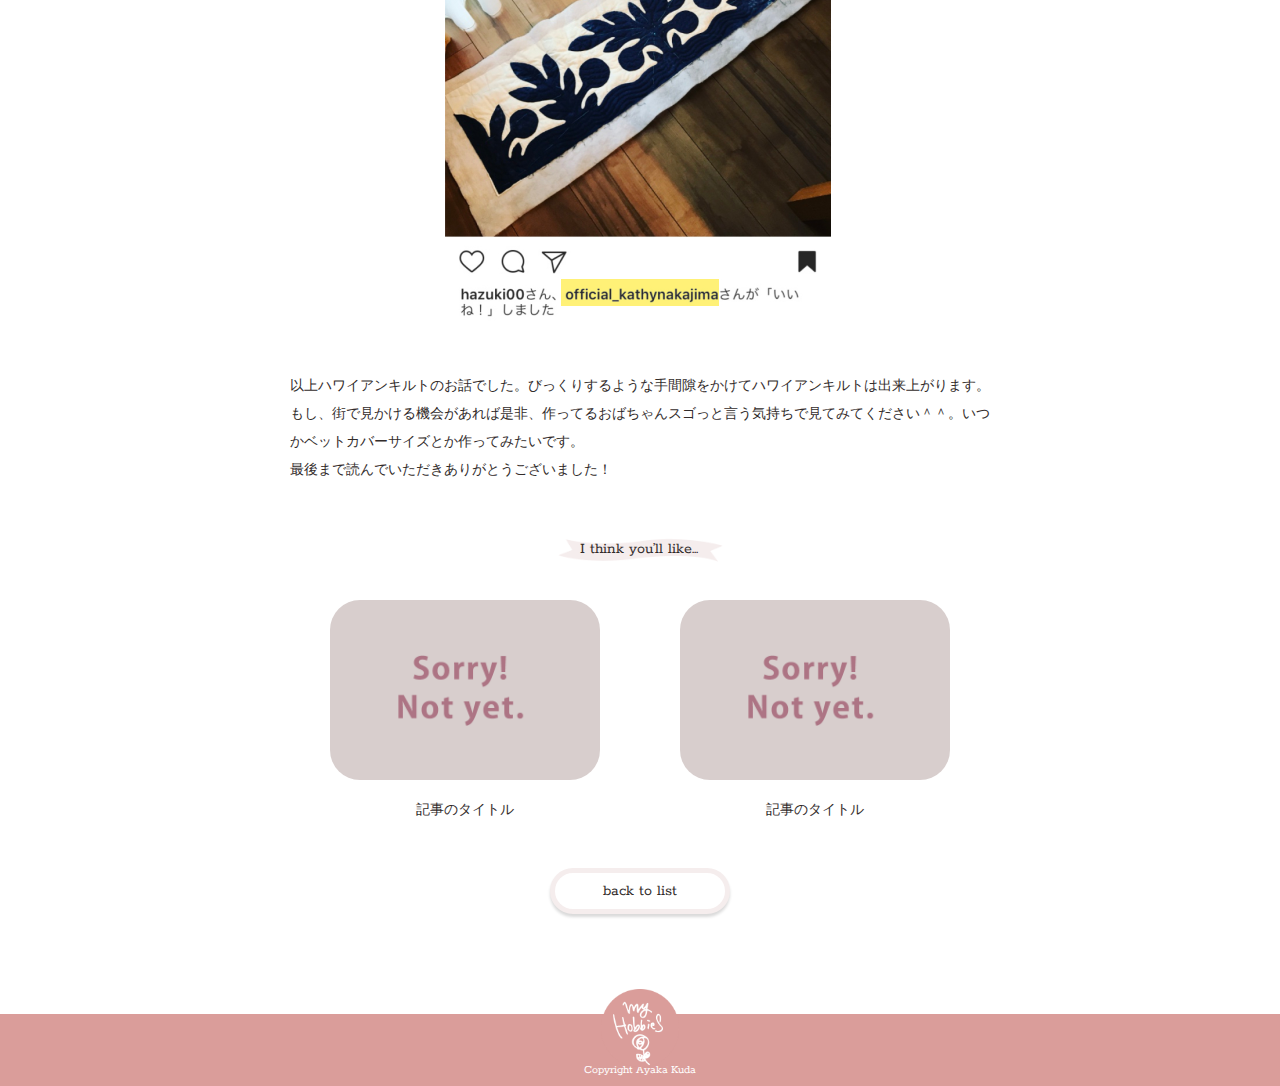
<file: hobbies/article-hawaiianquilt.html>
<!DOCTYPE html>
<html lang="JP">
<head>
    <meta charset="UTF-8">
    <meta http-equiv="X-UA-Compatible" content="IE=edge">
    <meta name="viewport" content="width=device-width, initial-scale=1.0">
    <link rel="stylesheet" href="..//assets/css/reset.css">
    <link rel="stylesheet" href="..//assets/css/stylesheet.css">
    <link rel="stylesheet" href="https://use.fontawesome.com/releases/v5.6.3/css/all.css">
    <link rel="stylesheet" href="../assets/css/responsive.css">
    <link rel="preconnect" href="https://fonts.gstatic.com">
    <link href="https://fonts.googleapis.com/css2?family=Noto+Sans+JP:wght@300&family=Rokkitt&display=swap" rel="stylesheet">
    <title>My Hobbies / キャシー中島is GOD</title>
</head>
<body>
    <header>
        <a href="../index.html"><img class="header-logo" src="../assets/images/common/logo-tag.png"></a>
        <nav class="nav-menu">
            <ul class="menu">
                 <li class="menu-item"><a class="menu-link"  href="../index.html#about">About</a></li>
                 <li class="menu-item"><a class="menu-link" href="./hobbies-list.html">Hobbies</a></li>
                 <li class="menu-item"><a class="menu-link" href="../column/column-list.html">Column</a></li>
            </ul>
        </nav>
        <a href="#" class="menu-icon">
            <i class="fas fa-bars"></i>
        </a>
    </header>

    <div class="contents-top-image"></div>

    <div class="hobbies-wrapper">
        <div class="category-title-small">
            <div class="title-hobbies-small">
                <img class="title-hobbies-small" src="../assets/images/common/hobbies.png">
            </div>
        </div>
        <div class="details-contents">
            <img class="details-contents-image" src="../assets/images/img-hobbies/quiltbag-01.jpg">
            <h1>大きなハワイアンキルトバック</h1>
            <p>何がきっかけだったか思い出せませんが、ハワイアンキルトを作るのが好きです。<br>
                <br>ハワイアンキルトとは・・・<br>
                ハワイ独自に発展したキルトのことで、ベースとなる布にモチーフとなる布をパッチワークし、そこに綿と裏地を3層に重ねて縫い合わせキルティングを施したものです。諸説ありますが、1820年代にハワイへやってきたイギリス人宣教師の妻たちによって伝えられたパッチワークキルトがルーツになっているようです。ハワイのビーチに干したシーツに映ったレフアやヤシの葉の影がとても美しく、その形を切り取ってシーツにアップリケしたことから始まったと言われています。
            </p>
            <img class="details-contents-image" src="../assets/images/img-hobbies/quiltbag-02.jpg">
            <p>写真は1880年に作られたハワイアンキルトの作品です。当時は染料も少なかったことから白無地に色無地を使ったデザインが主流でした。
                こちらの赤いモチーフは伝統的なプリンセスフェザーと言う植物のパターンだそうです。
            </p>
            <img class="details-contents-image" src="../assets/images/img-hobbies/quiltbag-03.jpg">
            <p>プリンセスフェザーこれ↑（見比べると、あ、なるほどなって感じですね）<br>
                <br>
                近年は、様々な色を使ったハワイアンキルトが人気ですが、私は白地に1色だけを使用した伝統的なハワイアンキルトのデザインが好きです。<br>
                数年前に、白と青を基調とした大きめカバンを作ったので紹介します！<br>
                赤子も入るBigサイズ。

            </p>
            <img class="details-contents-image" src="../assets/images/img-hobbies/quiltbag-04.jpg">
            <p>
                ハワイアンキルトの制作は果てしなく長い道のりです。<br>
                記事も長くなってしまいましたが、どうかついてきてください！
            </p>
            <img class="details-contents-image" src="../assets/images/img-hobbies/quiltbag-05.jpg">
            <p>まず、モチーフをデザインしパターンを作ります。今回は、みなさんご存知（？）ハワイアンキルト会の大御所「キャシー中島」さんの出しているキットを使って制作しました。布とか材料が入ったキットですが、そのお値段7,980円。大御所のデザイン料ですね。

            </p>
            <img class="details-contents-image" src="../assets/images/img-hobbies/quiltbag-06.jpg">
            <p>
                色々なモチーフの載ったパターン本も多く出ているので、それを活用するのも良しです。そしてモチーフにはそれぞれに意味があるので、それを知るのもまた楽しです。
            </p>
            <img class="details-contents-image" src="../assets/images/img-hobbies/quiltbag-07.jpg">
            <p>キルト関連の書籍は、いつの間にかこんなに沢山集めていました。</p>
            <img class="details-contents-image" src="../assets/images/img-hobbies/quiltbag-08.jpg">
            <p>適当な写真がなく違う作品の写真なのですが、パターンができたら次は、アップリケしたい布を8つに折って、切り紙の要領でカットします。

            </p>
            <img class="details-contents-image" src="../assets/images/img-hobbies/quiltbag-09.jpg">
            <p>
                カットした布を、今度は土台となる布の上で広げます。
            </p>
            <img class="details-contents-image" src="../assets/images/img-hobbies/quiltbag-10.jpg">
            <p>ザックリとしつけをして、土台布に仮止めしていきます。</p>
            <img class="details-contents-image" src="../assets/images/img-hobbies/quiltbag-11.jpg">
            <P>
                ここからアップリケ作業に入ります。<br>
                モチーフ生地の端を3ミリほど内側に折り、表に縫い目が響かないようにベースの布に縫いとめていきます。
            </P>
            <img class="details-contents-image" src="../assets/images/img-hobbies/quiltbag-12.jpg">
            <img class="details-contents-image" src="../assets/images/img-hobbies/quiltbag-13.jpg">
            <p>
                全部縫いとめた状態がこれ。<br>
                布端が内側に入ってキレイになりました。<br>
                続いて、キルト綿と言うシート状になった綿を、先ほどのアップリケを施した布と、捨て布と呼ばれる布でサンドします。そしてまた、ずれないように放射状にしつけをかけます。
            </p>
            <img class="details-contents-image" src="../assets/images/img-hobbies/quiltbag-14.jpg">
            <p>ここからキルティングと呼ばれる作業に入ります。</p>
            <img class="details-contents-image" src="../assets/images/img-hobbies/quiltbag-15.jpg">
            <p>指を「シンブル」と言うアイテムでこんなふうに保護して、フープと呼ばれる輪っかで布を固定し、キルト用の小さな針でチクチクステッチを施していきます。</p>
            <img class="details-contents-image" src="../assets/images/img-hobbies/quiltbag-16.jpg">
            <p>はじめにモチーフの周りに「落としキルト」と呼ばれるステッチを入れます。これで、アップリケしたモチーフがふっくらと見えます。</p>
            <img class="details-contents-image" src="../assets/images/img-hobbies/quiltbag-17.jpg">
            <p>落としキルトができたらモチーフの模様をキルティングしていきます。葉っぱの葉脈など、自然に寄り添ったデザインのキルトラインが多いです。</p>
            <img class="details-contents-image" src="../assets/images/img-hobbies/quiltbag-18.jpg">
            <p>モチーフのキルティングができたら、続いて外側の部分をキルティングしていきます。</p>
            <img class="details-contents-image" src="../assets/images/img-hobbies/quiltbag-19.jpg">
            <p>こちらはエコーキルトと呼ばれ、モチーフのアウトラインがそのまま波紋のように外へと広がっていきます。ハワイアンキルトの特徴の1つです。波や自然を感じるおおらかな感じが良いですね＾＾
            </p>
            <img class="details-contents-image" src="../assets/images/img-hobbies/quiltbag-20.jpg">
            <p>カバンの底の部分に当たるパーツもしつけを施してひたすらキルティング。</p>
            <img class="details-contents-image" src="../assets/images/img-hobbies/quiltbag-21.jpg">
            <p>底ができました。</p>
            <img class="details-contents-image" src="../assets/images/img-hobbies/quiltbag-22.jpg">
            <p>そんなこんなで仕上がったものを、今度はカバンやクッションなどの目標物へと仕立てようやく完成です！<br>こちらのカバンはたっぷり物が入る大容量なので、子どもの服などを運ぶときに便利です。
                ちなみに、途中で情熱が途絶えるので、仕上がるまでに年単位で時間がかかりました。<br><br>
                余談<br>
                インスタに投稿したら、タグ機能の恩恵を受け、神本人（キャシー中島さん）がイイネボタンを押してくれました。ミーハー心が炸裂した瞬間です。
            </p>
            <img class="details-contents-image" src="../assets/images/img-hobbies/quiltbag-23.jpg">
            <p>以上ハワイアンキルトのお話でした。びっくりするような手間隙をかけてハワイアンキルトは出来上がります。もし、街で見かける機会があれば是非、作ってるおばちゃんスゴっと言う気持ちで見てみてください＾＾。いつかベットカバーサイズとか作ってみたいです。
                <br>最後まで読んでいただきありがとうございました！</p>
        </div>
        <div class="proposal-wrapper">
            <div class="proposal-title">
                <img src="../assets/images/common/ribbon.png">
                <p>I think you’ll like...</p>
            </div>
            <ul class="proposal-list">
                <li class="content-post">
                    <a href="#"> 
                        <img class="post-icon-image" src="../assets/images/common/icon-image-notyet.png">
                        <p>記事のタイトル</p>
                    </a>
                </li>
                <li class="content-post">
                    <a href="#"> 
                        <img class="post-icon-image" src="../assets/images/common/icon-image-notyet.png">
                        <p>記事のタイトル</p>
                    </a>
                </li>
            </ul>
        </div>
        <div class="more-btn">
            <a href="./hobbies-list.html">back to list</a>
        </div>
    </div>

    <footer>
        <div class="container-footer">
            <img class="footer-logo" src="../assets/images/common/footer-logo.png">
            <p>Copyright Ayaka Kuda</p>
        </div>
    </footer>
</body>
</html>
</file>
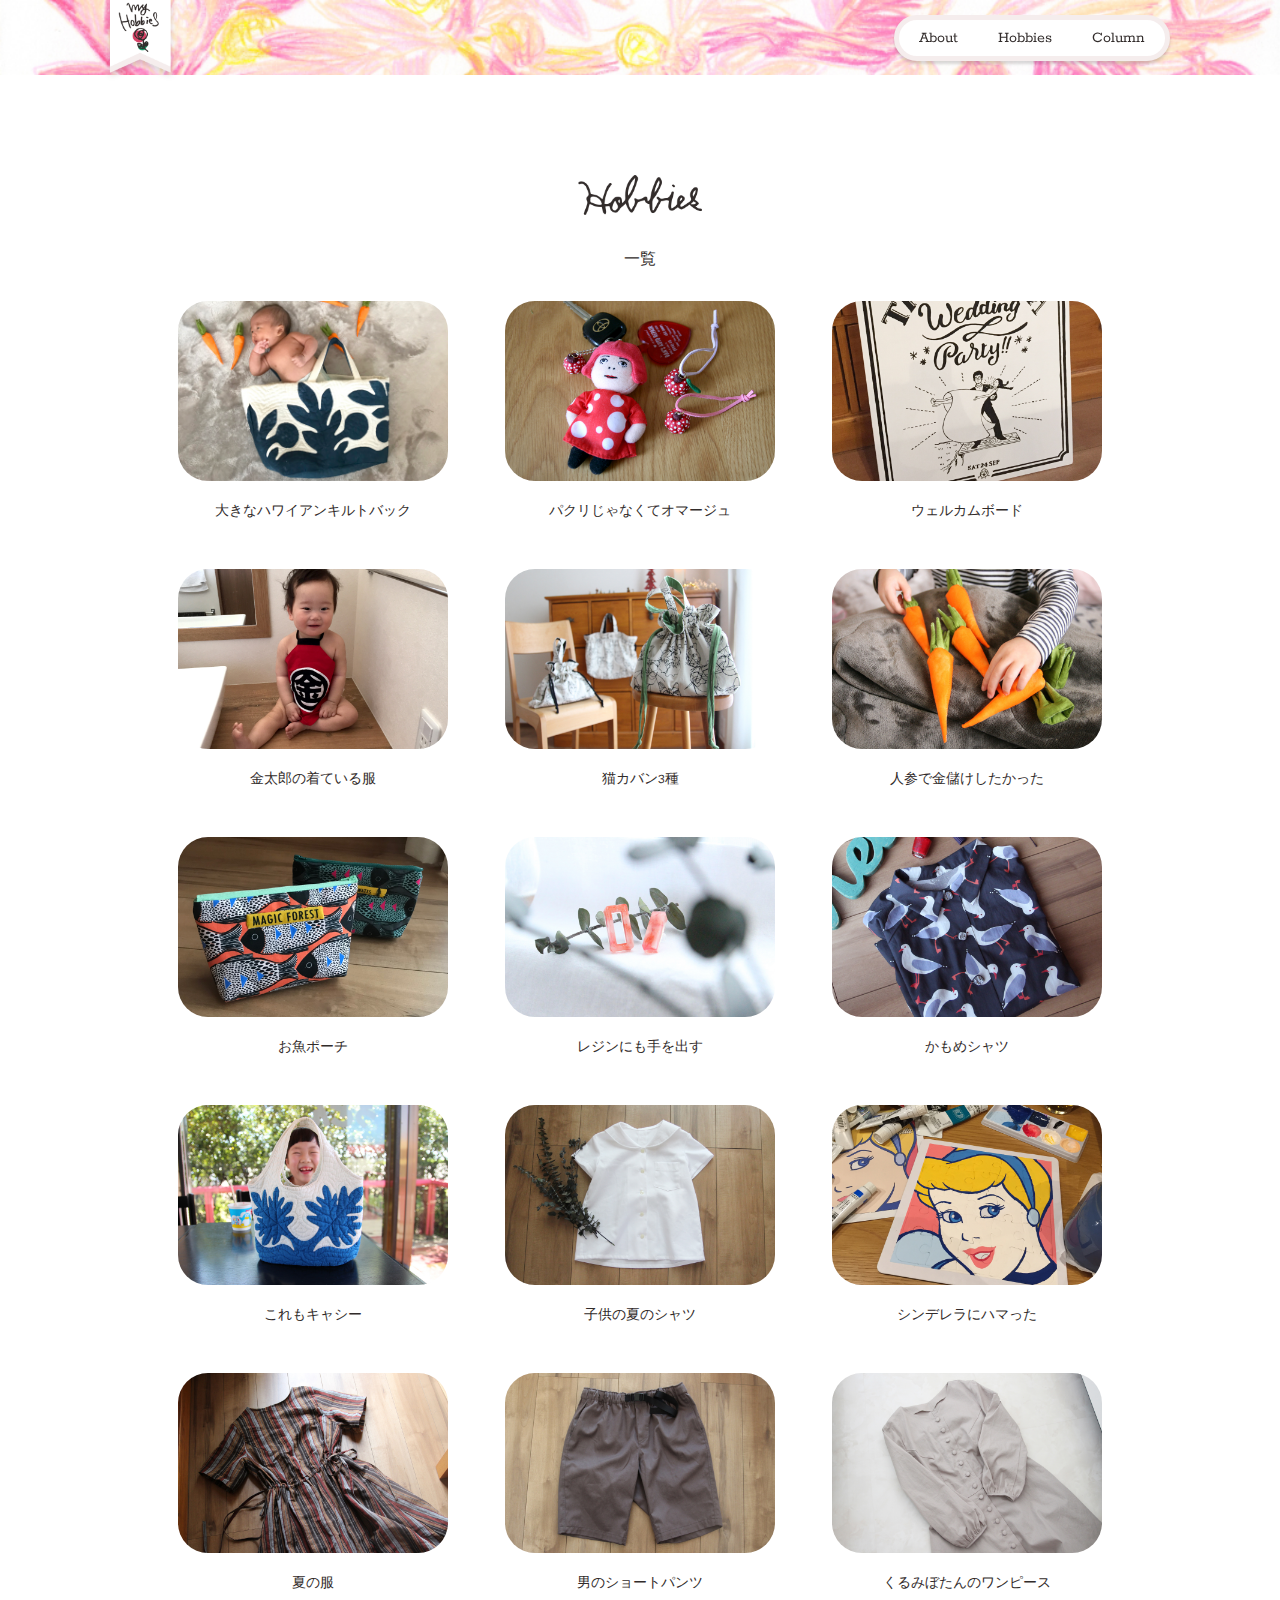
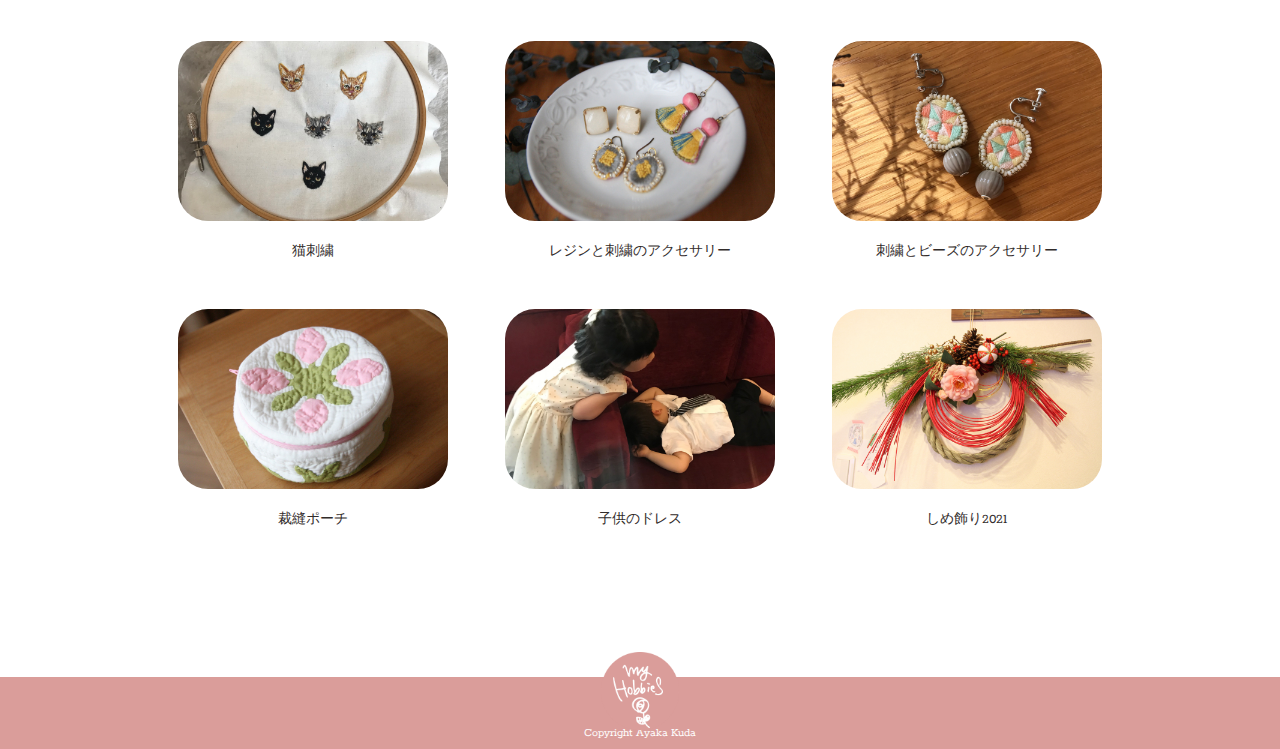
<file: hobbies/hobbies-list.html>
<!DOCTYPE html>
<html lang="JP">
<head>
    <meta charset="UTF-8">
    <meta http-equiv="X-UA-Compatible" content="IE=edge">
    <meta name="viewport" content="width=device-width, initial-scale=1.0">
    <link rel="stylesheet" href="..//assets/css/reset.css">
    <link rel="stylesheet" href="..//assets/css/stylesheet.css">
    <link rel="stylesheet" href="https://use.fontawesome.com/releases/v5.6.3/css/all.css">
    <link rel="stylesheet" href="..//assets/css/responsive.css">
    <link rel="preconnect" href="https://fonts.gstatic.com">
    <link href="https://fonts.googleapis.com/css2?family=Noto+Sans+JP:wght@300&family=Rokkitt&display=swap" rel="stylesheet">
    <title>My Hobbies</title>
</head>
<body>
    <header>
        <a href="../index.html"><img class="header-logo" src="../assets/images/common/logo-tag.png"></a>
        <nav class="nav-menu">
            <ul class="menu">
                 <li class="menu-item"><a class="menu-link"  href="../index.html#about">About</a></li>
                 <li class="menu-item"><a class="menu-link" href="#">Hobbies</a></li>
                 <li class="menu-item"><a class="menu-link" href="../column/column-list.html">Column</a></li>
            </ul>
        </nav>
        <a href="#" class="menu-icon">
            <i class="fas fa-bars"></i>
        </a>
    </header>

    <div class="contents-top-image"></div>

    <div class="hobbies-wrapper">
        <div class="category-title-small">
            <div class="title-hobbies-small">
                <img class="title-hobbies-small" src="../assets/images/common/hobbies.png">
            </div>
            <div class="sub-catch">一覧</div>
        </div>
        <ul class="contents-posts">
            <li class="content-post">
                <a href="./article-hawaiianquilt.html"> 
                    <img class="post-icon-image" src="../assets/images/img-hobbies/quilt-bag.jpg">
                    <p>大きなハワイアンキルトバック</p>
                </a>
            </li>
            <li class="content-post">
                <a href="#"> 
                    <img class="post-icon-image" src="../assets/images/img-hobbies/yayoikusama.jpg">
                    <p>パクリじゃなくてオマージュ</p>
                </a>
            </li>
            <li class="content-post">
                <a href="#"> 
                    <img class="post-icon-image" src="../assets/images/img-hobbies/wellcomeboard.jpg">
                    <p>ウェルカムボード</p>
                </a>
            </li>
            <li class="content-post">
                <a href="#"> 
                    <img class="post-icon-image" src="../assets/images/img-hobbies/kintao.jpg">
                    <p>金太郎の着ている服</p>
                </a>
            </li>
            <li class="content-post">
                <a href="#"> 
                    <img class="post-icon-image" src="../assets/images/img-hobbies/catbags.jpg">
                    <p>猫カバン3種</p>
                </a>
            </li>
            <li class="content-post">
                <a href="#"> 
                    <img class="post-icon-image" src="../assets/images/img-hobbies/ninjin.jpg">
                    <p>人参で金儲けしたかった</p>
                </a>
            </li>
            <li class="content-post">
                <a href="#"> 
                    <img class="post-icon-image" src="../assets/images/img-hobbies/fishporch.jpg">
                    <p>お魚ポーチ</p>
                </a>
            </li>
            <li class="content-post">
                <a href="#"> 
                    <img class="post-icon-image" src="../assets/images/img-hobbies/rejin.jpg">
                    <p>レジンにも手を出す</p>
                </a>
            </li>
            <li class="content-post">
                <a href="#"> 
                    <img class="post-icon-image" src="../assets/images/img-hobbies/kamome.jpg">
                    <p>かもめシャツ</p>
                </a>
            </li>
            <li class="content-post">
                <a href="#"> 
                    <img class="post-icon-image" src="../assets/images/img-hobbies/quiltbag2.jpg">
                    <p>これもキャシー</p>
                </a>
            </li>
            <li class="content-post">
                <a href="#"> 
                    <img class="post-icon-image" src="../assets/images/img-hobbies/kidsshirts.jpg">
                    <p>子供の夏のシャツ</p>
                </a>
            </li>
            <li class="content-post">
                <a href="#"> 
                    <img class="post-icon-image" src="../assets/images/img-hobbies/chinderella.jpg">
                    <p>シンデレラにハマった</p>
                </a>
            </li>
            <li class="content-post">
                <a href="#"> 
                    <img class="post-icon-image" src="../assets/images/img-hobbies/summerdress.jpg">
                    <p>夏の服</p>
                </a>
            </li>
            <li class="content-post">
                <a href="#"> 
                    <img class="post-icon-image" src="../assets/images/img-hobbies/shortpants.jpg">
                    <p>男のショートパンツ</p>
                </a>
            </li>
            <li class="content-post">
                <a href="#"> 
                    <img class="post-icon-image" src="../assets/images/img-hobbies/buttondress.jpg">
                    <p>くるみぼたんのワンピース</p>
                </a>
            </li>
            <li class="content-post">
                <a href="#"> 
                    <img class="post-icon-image" src="../assets/images/img-hobbies/cat-embroidery.jpg">
                    <p>猫刺繍</p>
                </a>
            </li>
            <li class="content-post">
                <a href="#"> 
                    <img class="post-icon-image" src="../assets/images/img-hobbies/resin-embroidery.jpg">
                    <p>レジンと刺繍のアクセサリー</p>
                </a>
            </li>
            <li class="content-post">
                <a href="#"> 
                    <img class="post-icon-image" src="../assets/images/img-hobbies/bead-embroidery.jpg">
                    <p>刺繍とビーズのアクセサリー</p>
                </a>
            </li>
            <li class="content-post">
                <a href="#"> 
                    <img class="post-icon-image" src="../assets/images/img-hobbies/sewingbox.jpg">
                    <p>裁縫ポーチ</p>
                </a>
            </li>
            <li class="content-post">
                <a href="#"> 
                    <img class="post-icon-image" src="../assets/images/img-hobbies/kidsdress.jpg">
                    <p>子供のドレス</p>
                </a>
            </li>
            <li class="content-post">
                <a href="#"> 
                    <img class="post-icon-image" src="../assets/images/img-hobbies/new-year-decoration.jpg">
                    <p>しめ飾り2021</p>
                </a>
            </li>
        </ul>
        
    </div>
    

    <footer>
        <div class="container-footer">
            <img class="footer-logo" src="../assets/images/common/footer-logo.png">
            <p>Copyright Ayaka Kuda</p>
        </div>
    </footer>
</body>
</html>
</file>
<file: assets/css/stylesheet.css>
*{
    box-sizing: border-box;
}

div {
    display: block;
}

li{
    list-style: none;
}

body {
    font-family: 'Noto Sans JP', sans-serif;
    font-family: 'Rokkitt', sans-serif;
}

a {
    text-decoration: none;
}
  
.container-mv{
    display: flex;
    align-items: center;
    width:100%;
    max-width: 1200px;
    padding: 0 110px;
}

.container{
    display: flex;
    flex-direction: column;
    align-items: center;
    width:100%;
    padding: 100px 110px;
}


header{
    width: 100%;
    height: 75px;
    display: flex;
    align-items: center;
    justify-content: space-between;
    padding: 0 110px;
    position :fixed;   
    top: 0;
    z-index: 10;
}

.header-logo{
    width: 61px;
    height: 75px;
    filter: drop-shadow(0px 3px 3px rgba(0, 0, 0, 0.15));
}

.header-logo:hover{
    width: 61px;
    height: 75px;
    filter: drop-shadow(0px 3px 3px rgba(0, 0, 0, 0.30));
    transition:all 0.5s;
}


.menu{
    display: flex;
    background: #FFFFFF;
    border: 5px solid #F5EDED;
    box-shadow: 0px 3px 3px rgba(0, 0, 0, 0.15);
    border-radius: 50px;
    padding: 10px,20px;
    align-items: center;
    font-size:16px;
}

.menu-icon{
    color: #322C2B;
    background-color: #fff;
    font-size: 25px;
    line-height: 25px;
    padding: 10px 12px 8px 12px;
    border-radius: 50px;
    border: 5px solid #F5EDED;
    box-shadow: 0px 3px 3px rgba(0, 0, 0, 0.15);
    display:none;
   
}

.menu-item{
    margin:0 20px;
    padding-top: 10px;
    padding-bottom: 10px;
}

.menu-link{
    color: #322C2B;
}

.menu-item a:hover{
    color: #C35A6D;
}

.top-wrapper{
    width:100%;
    height:600px;
    background-image: url(../images/common/mv-image.jpg);
    background-size: cover;
    position:relative
    
}

.big-logo{
    position:absolute;
    width:245px;
    height:302px;
    top:183px;
    left:700px;
}

.about-wrapper{
    width:100%;
    background-image: url(../images/common/hobbie-bg.jpg);
    background-size: cover;
}

.title-about{
    width:150px;
}

.btn-wrapper{
    display: flex;
    flex-direction: row;
}

.sns-btn{
    background-color: #DA9D9A;
    border-radius: 30px;
    padding: 8px 15px;
    color: #fff;
}

.sns-btn:hover{
    background-color: rgba(218, 161, 154, 0.7);
    border-radius: 30px;
    padding: 8px 15px;
    color: #fff;
    transition:all 0.5s;
}

.fa-instagram{
    width:15px;
    margin-right:10px;
}

.instagram{
    margin-right:20px; 
}

.fa-facebook-square{
    width:15px;
    margin-right:10px;
}

.more-btn{
    padding: 10px 20px;
    background-color: #FFFFFF;
    border: 5px solid #F5EDED;
    box-shadow: 0px 3px 3px rgba(0, 0, 0, 0.15);
    border-radius: 50px;
    text-align: center;
    width:180px;
    margin: 0 auto;
}

.more-btn:hover{
    padding: 10px 20px;
    background-color: #F5EDED;
    border: 5px solid #F5EDED;
    box-shadow: 0px 3px 3px rgba(0, 0, 0, 0.15);
    border-radius: 50px;
    transition:all 0.5s;
    text-align: center;
}

.more-btn a{
    color:#322C2B;
}

.column-wrapper{
    background-color: #fff;
}

.title-column{
    width:178px;
}

footer{
    background-color: #DA9D9A;
    position: relative;

}

.footer-logo{
    position:absolute;
    top:-25px;
    width: 78px;
    height:78px;
}

footer p{
    color:#fff;
    font-size:12px;
    line-height: 12px;
    text-align: center;
}

.container-footer{
    display: flex;
    flex-direction: column;
    align-items: center;
    width:100%;
    max-width: 1200px;
    padding: 50px 110px 10px 110px;
    margin: 0 auto;
}


.hobbies-wrapper-index{
    width:100%;
    padding:100px 110px;
    background-color: #F2EFEF;
}

.hobbies-wrapper{
    width:100%;
    padding:100px 110px;
    background-color: #fff;
}


.category-title-large{
    width:200px;
    margin:0 auto;
}

.title-hobbies-large{
    width:190px;
    margin:0 auto;
}

.title-hobbies-large{
    width:190px;
}

.category-title-small{
    width:124px;
    margin:0 auto;
}

.title-hobbies-small{
    width:124px;
    margin:0 auto;
}

.title-column-small{
    width:124px;
    margin:0 auto;
}

.sub-catch{
    margin-top:25px; 
    margin-bottom:25px; 
    text-align: center;
    font-size: 16px;
    color:#322C2B;
    line-height: 32px;
}

.contents-posts{
    justify-content: center; 
    display:flex;
    flex-wrap: wrap;
    max-width:980px;
    margin: 0 auto;
}

.content-post{
    flex:auto;
    width:33.3%;
    font-size: 14px;
    text-align: center;
    padding-bottom:50px;
}

.content-post a p{
    color:#322C2B;
    padding-top:20px;
}

.content-post a p:hover{
    color: #C35A6D;
}

.post-icon-image{
    width:270px;
    border-radius: 30px;
}

.post-icon-image:hover{
    opacity: 0.7;
    background-color: #FFFFFF;
    transition:all 0.5s;
}

.column-wrapper{
    width:100%;
    padding:100px 110px;
    margin:0 auto;
}

.title-column{
    width:178px;
    margin:0 auto;
}

.title-column-index{
    width:178px;
}

.contents-top-image{
    width:100%;
    height:75px;
    background-image: url(../images/common/hedder-img-sp.jpg);
    background-size: cover;
}

.details-contents{
    display: flex;
    flex-direction: column;
    justify-content: center;
    margin-top:50px;
    align-items: center;
}

.details-contents-image{
    width:700px;
    margin-bottom:50px;
    border-radius: 30px;
}

.details-contents h1{
    width:700px;
    font-size: 24px;
    line-height: 24px;
    color:#322C2B;
    text-align: center;
    margin-bottom: 50px;
}

.details-contents p{
    width:700px;
    font-size: 14px;
    line-height: 28px;
    color: #322C2B;
    margin-bottom: 50px;
}

.proposal-wrapper{
    max-width: 700px;
    margin:0 auto;
}

.proposal-title{
    width:165px;
    position:relative;
    margin:0 auto;
    padding-bottom: 30px;
}

.proposal-title img{
    width:165px;
}

.proposal-title p{
    text-align: center;
    position: absolute;
    top:6px;
    left:22px;
    color: #322C2B;
    font-size:16px;
}

.proposal-list{
    display:flex;
}

.column-title h2{
    font-size: 18px;
    line-height: 18px;
    color: #322C2B;
    text-align: left;
}

.column-title p{
    font-size: 14px;
    line-height: 14px;
    color: #322C2B;
    margin-top:10px;
}

.sub-catch a{
    color:#fff;
    background-color:#DA9D9A;
}
</file>
<file: assets/css/responsive.css>
/*タブレット*/
@media(max-width:1000px){
    .container-mv{
        display: flex;
        align-items: center;
        width:100%;
        max-width: 1000px;
        padding: 0 110px;
    }
    header{
        width: 100%;
        height: 75px;
        display: flex;
        align-items: center;
        justify-content: space-between;
        padding: 0 70px;
        position :fixed;   
        top: 0;
        z-index: 10;
    }
    .big-logo{
        position:absolute;
        width:245px;
        height:302px;
        top:183px;
        left:630px;
    }
    .contents-posts{
        justify-content: center; 
        display:flex;
        flex-wrap: wrap;
        max-width:640px;
        margin: 0 auto;
    }
    .content-post{
        flex:auto;
        width:50%;
        font-size: 14px;
        text-align: center;
        padding-bottom:50px;
    }
    .details-contents{
        display: flex;
        flex:auto;
        flex-direction: column;
        justify-content: center;
        margin-top:50px;
        align-items: center;
    }
    
    .details-contents-image{
        width:100%;
        margin-bottom:50px;
        border-radius: 30px;
    }
    
    .details-contents h1{
        width:100%;
        font-size: 24px;
        line-height: 24px;
        color:#322C2B;
        text-align: center;
        margin-bottom: 50px;
    }
    
    .details-contents p{
        width:100%;
        font-size: 14px;
        line-height: 28px;
        color: #322C2B;
        margin-bottom: 50px;
    }
    
    .proposal-wrapper{
        width:100%;
        margin:0 auto;
    }
    .hobbies-wrapper{
        width:100%;
        padding:100px 50px;
        background-color: #fff;
    }
}

@media(max-width:670px){
    header{
        width: 100%;
        height: 75px;
        display: flex;
        align-items: center;
        justify-content: space-between;
        padding: 0 20px;
        position :fixed;   
        top: 0;
        z-index: 10;
    }
    .menu{
        display: none;
    }
    .menu-icon{
        display: block;
    }
    .top-wrapper{
        width:100%;
        height:680px;
        background-image: url(../images/common/mv-image.jpg);
        background-size: cover;
    }
    .container-mv{
        display: flex;
        align-items: center;
        width:100%;
        height:100%;
        justify-content: center;
        padding: 0 50px;
    }
    .big-logo{
        width:245px;
        position:static;
    }
    .container{
        display: flex;
        flex-direction: column;
        align-items: center;
        width:100%;
        padding: 100px 50px;
    }
    .btn-wrapper{
        flex-direction: column;
        width:100%;
    }
    .sns-btn{
        width:100%;
        background-color: #DA9D9A;
        border-radius: 30px;
        padding: 8px 15px;
        color: #fff;
        font-size:30px;
        text-align: center;
    }
    .fa-instagram{
        margin-right:20px; 
    }
    .sns-btn{
        margin-bottom:20px; 
    }
   .fa-facebook-square{
        margin-right:20px; 
    }
    .sub-catch{
        margin-top:25px; 
        margin-bottom:25px; 
        text-align: center;
        font-size: 20px;
        color:#322C2B;
        line-height: 40px;
    }
    .title-about{
        width:150px;
        margin-bottom:50px;
    }
    .hobbies-wrapper-index{
        width:100%;
        padding:100px 50px;
        background-color: #F2EFEF;
    }
    .column-wrapper{
        width:100%;
        padding:100px 50px;
        background-color: #fff;
    }
    .contents-posts{
        flex-direction: column;
        max-width:570px;
        margin: 0 auto;
    }
    .content-post{
        flex:auto;
        width:100%;
        font-size: 20px;
        text-align: center;
        padding-bottom:50px;
    }
    
    .post-icon-image{
        width:100%;
        border-radius: 30px;
    }
    .more-btn{
        padding: 10px 20px;
        background-color: #FFFFFF;
        border: 5px solid #F5EDED;
        box-shadow: 0px 3px 3px rgba(0, 0, 0, 0.15);
        border-radius: 50px;
        text-align: center;
        width:100%;
        font-size:30px;
    }
    .details-contents{
        display: flex;
        flex:auto;
        flex-direction: column;
        justify-content: center;
        margin-top:50px;
        align-items: center;
    }
    
    .details-contents-image{
        width:100%;
        margin-bottom:50px;
        border-radius: 30px;
    }
    
    .details-contents h1{
        width:100%;
        font-size: 24px;
        line-height: 24px;
        color:#322C2B;
        text-align: center;
        margin-bottom: 50px;
    }
    
    .details-contents p{
        width:100%;
        font-size: 20px;
        line-height: 40px;
        color: #322C2B;
        margin-bottom: 50px;
    }
    
    .proposal-wrapper{
        width:100%;
        margin:0 auto;
    }
    .hobbies-wrapper{
        width:100%;
        padding:100px 30px;
        background-color: #fff;
    }
   
}
</file>
